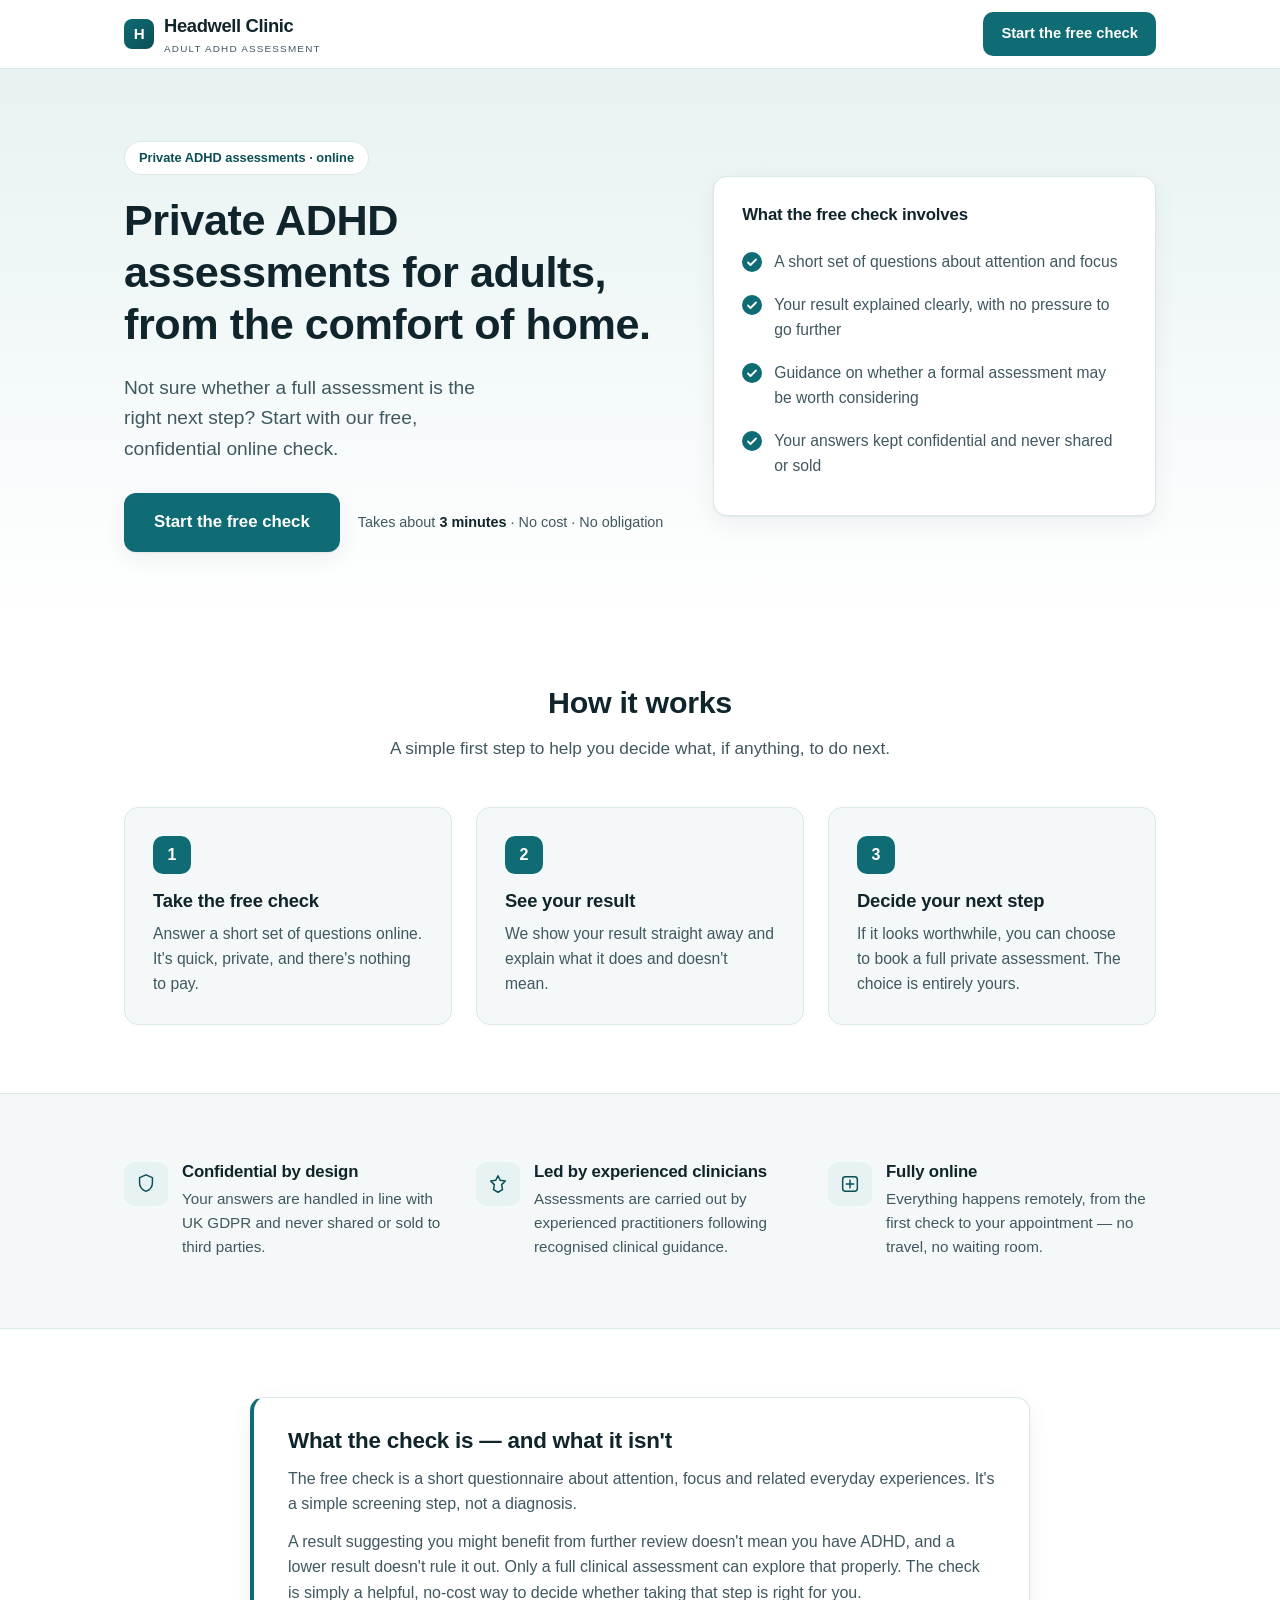
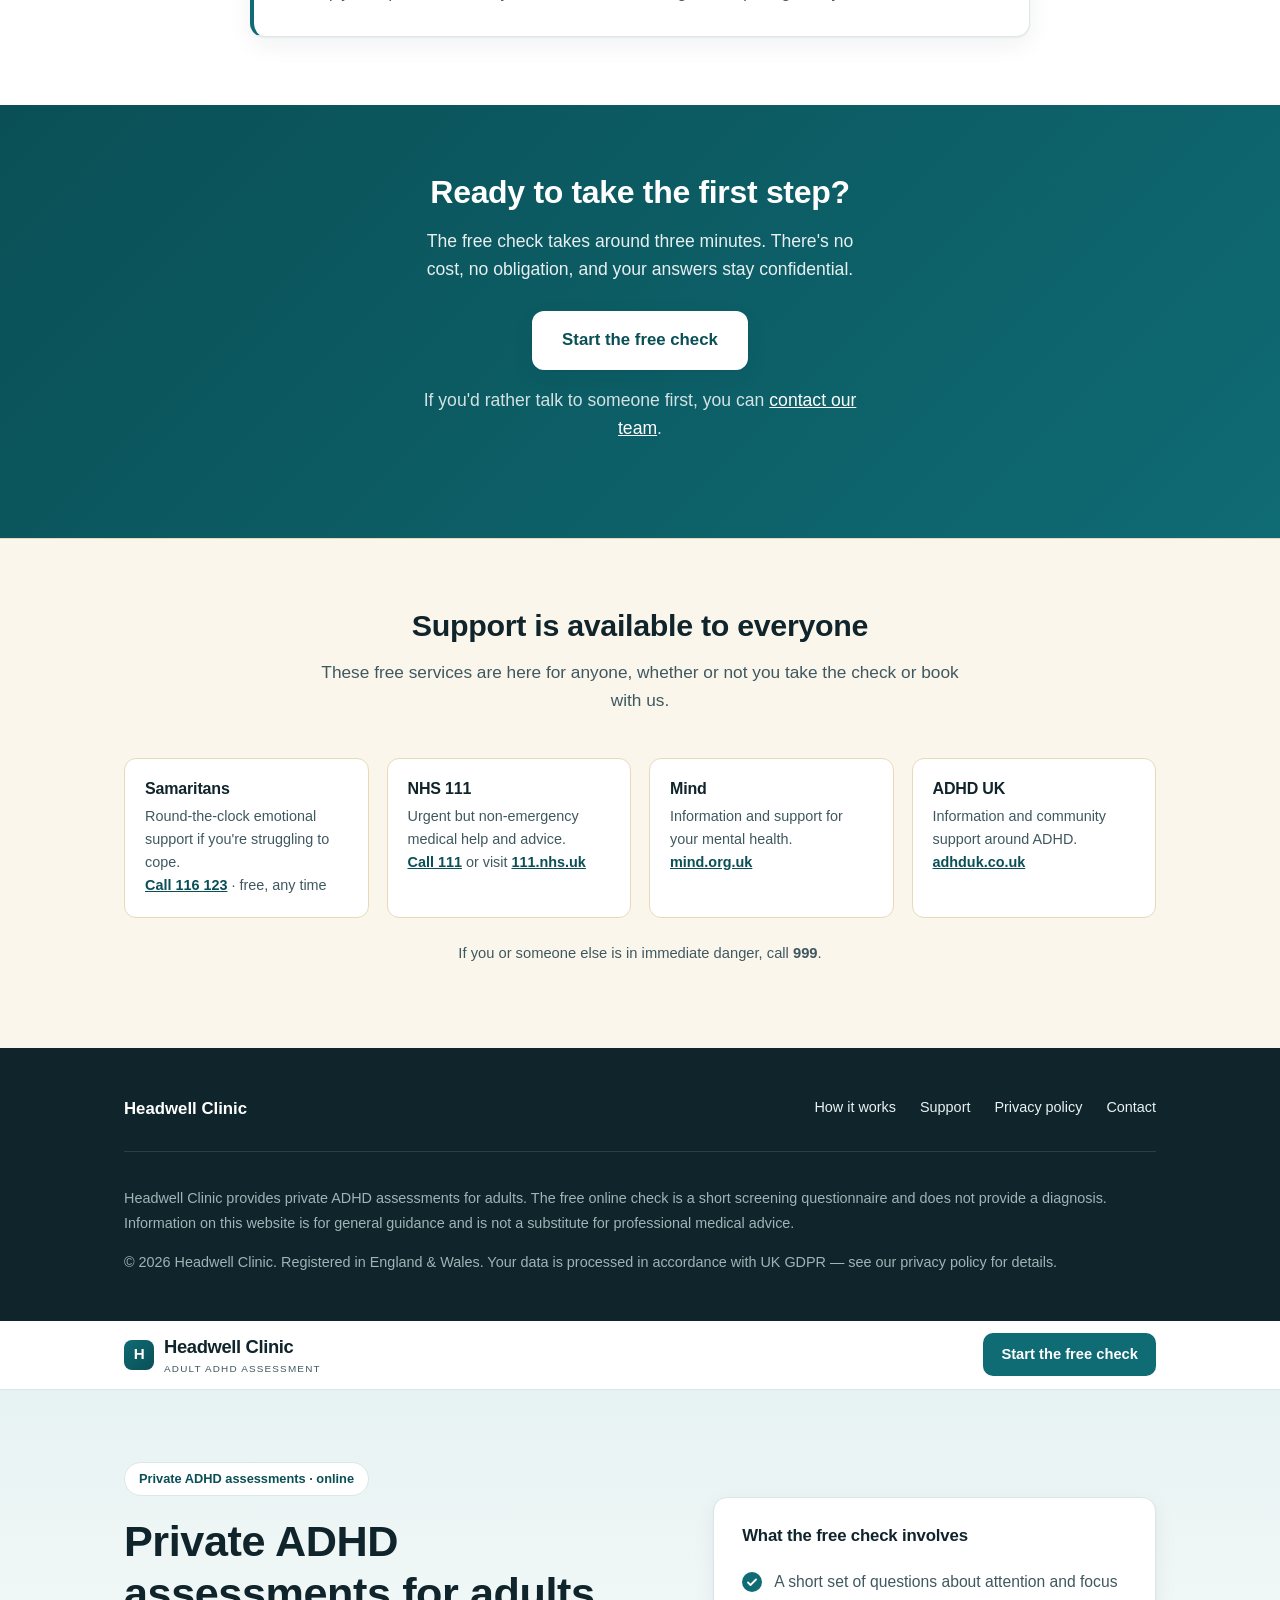
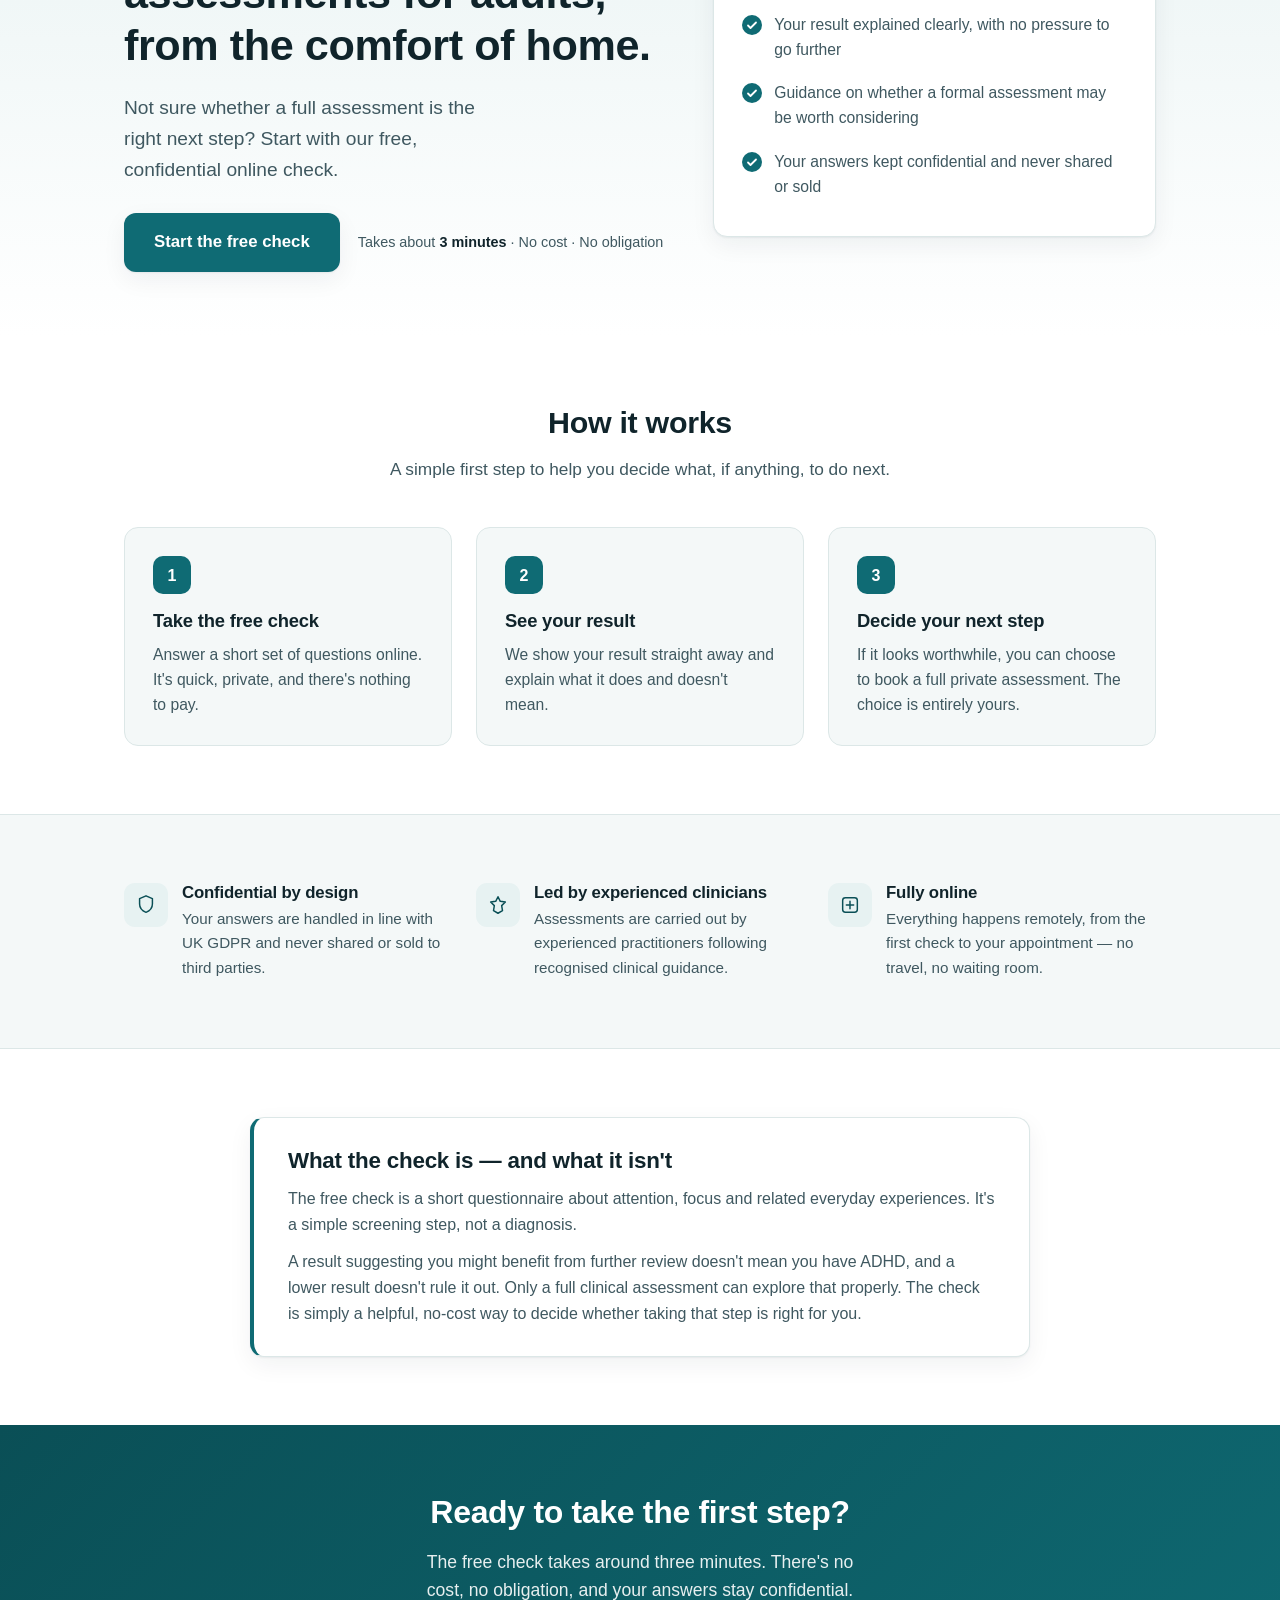
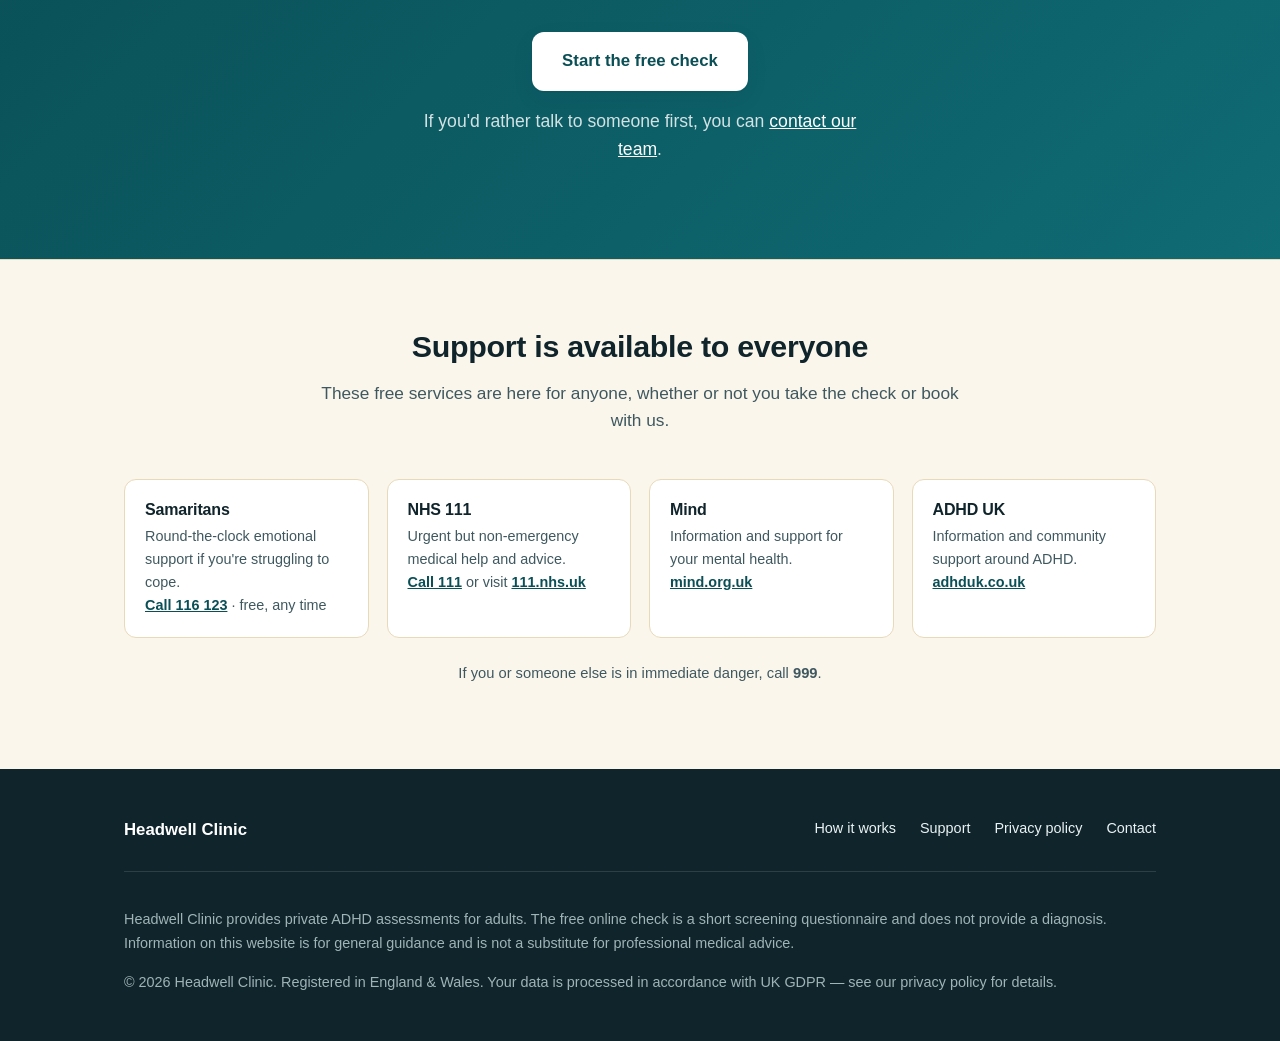
<file: index.html>
<!DOCTYPE html>
<html lang="en-GB">
<head>
<meta charset="UTF-8">
<meta name="viewport" content="width=device-width, initial-scale=1.0">
<title>Headwell Clinic — Private ADHD Assessments for Adults</title>
<meta name="description" content="Private ADHD assessments for adults, delivered online. Start with a free, confidential online self-check.">
<!--
  Headwell Clinic — landing page (v1 draft)
  Sole job: get the visitor to start the free check (ASRS screener).
  NOTE FOR BUILD: the primary CTA ("Start the free check") is a PLACEHOLDER.
  Headwell's own screening questionnaire is not yet built. The button currently
  routes to #start and does nothing further. Wire it to the questionnaire once
  it's ready.
  Compliance notes baked in: service-descriptive copy (no "Do you have ADHD?"),
  no guaranteed outcomes, no pricing/hard sell, the check labelled as a
  screening step + not a diagnosis, crisis/charity links visible and un-gated.
-->
<style>
  :root {
    --ink: #10242b;
    --ink-soft: #3f5860;
    --teal: #0f6b74;
    --teal-dark: #0a4f56;
    --teal-tint: #e7f2f2;
    --mist: #f4f8f8;
    --line: #dce7e7;
    --white: #ffffff;
    --amber-bg: #fbf6ec;
    --amber-line: #e8d9b8;
    --radius: 14px;
    --shadow: 0 1px 2px rgba(16,36,43,.06), 0 8px 24px rgba(16,36,43,.06);
    --maxw: 1080px;
  }
  * { box-sizing: border-box; }
  html { scroll-behavior: smooth; }
  body {
    margin: 0;
    font-family: -apple-system, BlinkMacSystemFont, "Segoe UI", Roboto, Helvetica, Arial, sans-serif;
    color: var(--ink);
    background: var(--white);
    line-height: 1.6;
    -webkit-font-smoothing: antialiased;
  }
  .wrap { max-width: var(--maxw); margin: 0 auto; padding: 0 24px; }
  a { color: var(--teal-dark); }
  h1, h2, h3 { line-height: 1.2; letter-spacing: -0.01em; margin: 0 0 .5em; }

  /* Header */
  header.site {
    position: sticky; top: 0; z-index: 50;
    background: rgba(255,255,255,.92);
    backdrop-filter: saturate(180%) blur(8px);
    border-bottom: 1px solid var(--line);
  }
  .site-inner { display: flex; align-items: center; justify-content: space-between; height: 68px; }
  .brand { display: flex; align-items: center; gap: 10px; text-decoration: none; color: var(--ink); font-weight: 700; font-size: 1.15rem; letter-spacing: -0.02em; }
  .brand .mark {
    width: 30px; height: 30px; border-radius: 8px;
    background: linear-gradient(135deg, var(--teal), var(--teal-dark));
    display: grid; place-items: center; color: #fff; font-weight: 800; font-size: .95rem;
  }
  .brand small { display:block; font-weight: 500; font-size: .62rem; letter-spacing: .12em; text-transform: uppercase; color: var(--ink-soft); }
  .nav-cta {
    display: inline-block; background: var(--teal); color: #fff; text-decoration: none;
    padding: 10px 18px; border-radius: 10px; font-weight: 600; font-size: .92rem;
    transition: background .15s ease;
  }
  .nav-cta:hover { background: var(--teal-dark); }
  @media (max-width: 560px) { .nav-cta { display: none; } }

  /* Hero */
  .hero { background: linear-gradient(180deg, var(--teal-tint) 0%, var(--white) 100%); padding: 72px 0 64px; }
  .hero-grid { display: grid; grid-template-columns: 1.1fr .9fr; gap: 48px; align-items: center; }
  .eyebrow { display:inline-block; background: var(--white); border: 1px solid var(--line); color: var(--teal-dark); font-weight: 600; font-size: .8rem; padding: 6px 14px; border-radius: 999px; margin-bottom: 20px; }
  .hero h1 { font-size: 2.7rem; }
  .hero p.lead { font-size: 1.2rem; color: var(--ink-soft); max-width: 34ch; margin: 0 0 28px; }
  .cta-row { display: flex; align-items: center; gap: 18px; flex-wrap: wrap; }
  .btn-primary {
    display: inline-block; background: var(--teal); color: #fff; text-decoration: none;
    padding: 16px 30px; border-radius: 12px; font-weight: 700; font-size: 1.05rem;
    box-shadow: var(--shadow); transition: transform .12s ease, background .15s ease;
  }
  .btn-primary:hover { background: var(--teal-dark); transform: translateY(-1px); }
  .cta-note { font-size: .9rem; color: var(--ink-soft); }
  .cta-note strong { color: var(--ink); font-weight: 600; }
  .hero-card {
    background: var(--white); border: 1px solid var(--line); border-radius: var(--radius);
    box-shadow: var(--shadow); padding: 28px;
  }
  .hero-card h3 { font-size: 1.05rem; margin-bottom: 14px; }
  .checklist { list-style: none; margin: 0; padding: 0; }
  .checklist li { display: flex; gap: 12px; padding: 9px 0; color: var(--ink-soft); font-size: .98rem; align-items: flex-start; }
  .checklist svg { flex: 0 0 auto; margin-top: 3px; }
  @media (max-width: 860px) {
    .hero-grid { grid-template-columns: 1fr; gap: 34px; }
    .hero h1 { font-size: 2.1rem; }
    .hero { padding: 48px 0; }
  }

  /* Section shells */
  section { padding: 68px 0; }
  .section-head { text-align: center; max-width: 640px; margin: 0 auto 44px; }
  .section-head h2 { font-size: 1.9rem; }
  .section-head p { color: var(--ink-soft); font-size: 1.08rem; margin: 0; }

  /* Steps */
  .steps { display: grid; grid-template-columns: repeat(3, 1fr); gap: 24px; }
  .step { background: var(--mist); border: 1px solid var(--line); border-radius: var(--radius); padding: 28px; }
  .step .num { width: 38px; height: 38px; border-radius: 10px; background: var(--teal); color:#fff; font-weight: 700; display: grid; place-items: center; margin-bottom: 16px; }
  .step h3 { font-size: 1.15rem; }
  .step p { color: var(--ink-soft); margin: 0; font-size: .98rem; }
  @media (max-width: 760px) { .steps { grid-template-columns: 1fr; } }

  /* Trust (light touch) */
  .trust { background: var(--mist); border-top: 1px solid var(--line); border-bottom: 1px solid var(--line); }
  .trust-grid { display: grid; grid-template-columns: repeat(3, 1fr); gap: 24px; }
  .trust-item { display: flex; gap: 14px; align-items: flex-start; }
  .trust-item .ic { flex: 0 0 auto; width: 44px; height: 44px; border-radius: 11px; background: var(--teal-tint); display: grid; place-items: center; color: var(--teal-dark); }
  .trust-item h3 { font-size: 1.05rem; margin-bottom: 4px; }
  .trust-item p { margin: 0; color: var(--ink-soft); font-size: .95rem; }
  @media (max-width: 760px) { .trust-grid { grid-template-columns: 1fr; } }

  /* Honesty / what this is */
  .note-card {
    max-width: 780px; margin: 0 auto; background: var(--white); border: 1px solid var(--line);
    border-left: 4px solid var(--teal); border-radius: var(--radius); padding: 30px 34px; box-shadow: var(--shadow);
  }
  .note-card h2 { font-size: 1.4rem; }
  .note-card p { color: var(--ink-soft); margin: 0 0 12px; }
  .note-card p:last-child { margin-bottom: 0; }

  /* Final CTA */
  .final { background: linear-gradient(135deg, var(--teal-dark), var(--teal)); color: #fff; text-align: center; }
  .final h2 { color: #fff; font-size: 2rem; }
  .final p { color: rgba(255,255,255,.9); font-size: 1.1rem; max-width: 46ch; margin: 0 auto 28px; }
  .final .btn-primary { background: #fff; color: var(--teal-dark); }
  .final .btn-primary:hover { background: #eef7f7; }
  .final .cta-note { color: rgba(255,255,255,.82); margin-top: 16px; }

  /* Support band */
  .support { background: var(--amber-bg); border-top: 1px solid var(--amber-line); }
  .support .section-head p { color: var(--ink-soft); }
  .support-grid { display: grid; grid-template-columns: repeat(4, 1fr); gap: 18px; }
  .support-card { background: var(--white); border: 1px solid var(--amber-line); border-radius: 12px; padding: 20px; }
  .support-card h3 { font-size: 1rem; margin-bottom: 6px; }
  .support-card p { margin: 0; font-size: .9rem; color: var(--ink-soft); }
  .support-card a { font-weight: 600; }
  @media (max-width: 860px) { .support-grid { grid-template-columns: 1fr 1fr; } }
  @media (max-width: 480px) { .support-grid { grid-template-columns: 1fr; } }

  /* Footer */
  footer.site { background: var(--ink); color: #c7d6d8; padding: 48px 0 32px; font-size: .9rem; }
  footer.site a { color: #eaf3f3; }
  .foot-top { display: flex; justify-content: space-between; gap: 32px; flex-wrap: wrap; margin-bottom: 28px; }
  .foot-brand { font-weight: 700; color: #fff; font-size: 1.05rem; }
  .foot-links a { display: inline-block; margin-left: 20px; text-decoration: none; }
  .foot-links a:hover { text-decoration: underline; }
  .foot-legal { border-top: 1px solid rgba(255,255,255,.12); padding-top: 20px; color: #9fb4b6; line-height: 1.7; }
  @media (max-width: 620px) { .foot-links a { margin: 0 20px 0 0; } }
</style>
</head>
<body>

<header class="site">
  <div class="wrap site-inner">
    <a class="brand" href="#top">
      <span class="mark">H</span>
      <span>Headwell Clinic<small>Adult ADHD Assessment</small></span>
    </a>
    <a class="nav-cta" href="screener.html">Start the free check</a>
  </div>
</header>

<main id="top">

  <!-- HERO -->
  <section class="hero">
    <div class="wrap hero-grid">
      <div>
        <span class="eyebrow">Private ADHD assessments · online</span>
        <h1>Private ADHD assessments for adults, from the comfort of home.</h1>
        <p class="lead">Not sure whether a full assessment is the right next step? Start with our free, confidential online check.</p>
        <div class="cta-row">
          <a class="btn-primary" href="screener.html">Start the free check</a>
          <span class="cta-note">Takes about <strong>3 minutes</strong> · No cost · No obligation</span>
        </div>
      </div>
      <aside class="hero-card" aria-label="What the free check involves">
        <h3>What the free check involves</h3>
        <ul class="checklist">
          <li>
            <svg width="20" height="20" viewBox="0 0 20 20" fill="none"><circle cx="10" cy="10" r="10" fill="#0f6b74"/><path d="M6 10.5l2.5 2.5L14 7.5" stroke="#fff" stroke-width="1.8" stroke-linecap="round" stroke-linejoin="round"/></svg>
            A short set of questions about attention and focus
          </li>
          <li>
            <svg width="20" height="20" viewBox="0 0 20 20" fill="none"><circle cx="10" cy="10" r="10" fill="#0f6b74"/><path d="M6 10.5l2.5 2.5L14 7.5" stroke="#fff" stroke-width="1.8" stroke-linecap="round" stroke-linejoin="round"/></svg>
            Your result explained clearly, with no pressure to go further
          </li>
          <li>
            <svg width="20" height="20" viewBox="0 0 20 20" fill="none"><circle cx="10" cy="10" r="10" fill="#0f6b74"/><path d="M6 10.5l2.5 2.5L14 7.5" stroke="#fff" stroke-width="1.8" stroke-linecap="round" stroke-linejoin="round"/></svg>
            Guidance on whether a formal assessment may be worth considering
          </li>
          <li>
            <svg width="20" height="20" viewBox="0 0 20 20" fill="none"><circle cx="10" cy="10" r="10" fill="#0f6b74"/><path d="M6 10.5l2.5 2.5L14 7.5" stroke="#fff" stroke-width="1.8" stroke-linecap="round" stroke-linejoin="round"/></svg>
            Your answers kept confidential and never shared or sold
          </li>
        </ul>
      </aside>
    </div>
  </section>

  <!-- HOW IT WORKS -->
  <section id="how">
    <div class="wrap">
      <div class="section-head">
        <h2>How it works</h2>
        <p>A simple first step to help you decide what, if anything, to do next.</p>
      </div>
      <div class="steps">
        <div class="step">
          <div class="num">1</div>
          <h3>Take the free check</h3>
          <p>Answer a short set of questions online. It's quick, private, and there's nothing to pay.</p>
        </div>
        <div class="step">
          <div class="num">2</div>
          <h3>See your result</h3>
          <p>We show your result straight away and explain what it does and doesn't mean.</p>
        </div>
        <div class="step">
          <div class="num">3</div>
          <h3>Decide your next step</h3>
          <p>If it looks worthwhile, you can choose to book a full private assessment. The choice is entirely yours.</p>
        </div>
      </div>
    </div>
  </section>

  <!-- TRUST (light touch) -->
  <section class="trust">
    <div class="wrap">
      <div class="trust-grid">
        <div class="trust-item">
          <span class="ic"><svg width="22" height="22" viewBox="0 0 24 24" fill="none"><path d="M12 2l7 3v6c0 4.5-3 7.5-7 9-4-1.5-7-4.5-7-9V5l7-3z" stroke="#0a4f56" stroke-width="1.6" stroke-linejoin="round"/></svg></span>
          <div><h3>Confidential by design</h3><p>Your answers are handled in line with UK GDPR and never shared or sold to third parties.</p></div>
        </div>
        <div class="trust-item">
          <span class="ic"><svg width="22" height="22" viewBox="0 0 24 24" fill="none"><path d="M12 3l2.5 5 5.5.8-4 3.9.9 5.5L12 21l-4.9-2.8.9-5.5-4-3.9L9.5 8 12 3z" stroke="#0a4f56" stroke-width="1.6" stroke-linejoin="round"/></svg></span>
          <div><h3>Led by experienced clinicians</h3><p>Assessments are carried out by experienced practitioners following recognised clinical guidance.</p></div>
        </div>
        <div class="trust-item">
          <span class="ic"><svg width="22" height="22" viewBox="0 0 24 24" fill="none"><rect x="4" y="4" width="16" height="16" rx="3" stroke="#0a4f56" stroke-width="1.6"/><path d="M8 12h8M12 8v8" stroke="#0a4f56" stroke-width="1.6" stroke-linecap="round"/></svg></span>
          <div><h3>Fully online</h3><p>Everything happens remotely, from the first check to your appointment — no travel, no waiting room.</p></div>
        </div>
      </div>
    </div>
  </section>

  <!-- HONESTY / WHAT THIS IS -->
  <section>
    <div class="wrap">
      <div class="note-card">
        <h2>What the check is — and what it isn't</h2>
        <p>The free check is a short questionnaire about attention, focus and related everyday experiences. It's a simple screening step, not a diagnosis.</p>
        <p>A result suggesting you might benefit from further review doesn't mean you have ADHD, and a lower result doesn't rule it out. Only a full clinical assessment can explore that properly. The check is simply a helpful, no-cost way to decide whether taking that step is right for you.</p>
      </div>
    </div>
  </section>

  <!-- FINAL CTA -->
  <section class="final" id="start">
    <div class="wrap">
      <h2>Ready to take the first step?</h2>
      <p>The free check takes around three minutes. There's no cost, no obligation, and your answers stay confidential.</p>
      <a class="btn-primary" href="screener.html">Start the free check</a>
      <p class="cta-note">If you'd rather talk to someone first, you can <a href="contact.html" style="color:#fff;text-decoration:underline;">contact our team</a>.</p>
    </div>
  </section>

  <!-- SUPPORT / CRISIS (un-gated, always visible) -->
  <section class="support" id="support">
    <div class="wrap">
      <div class="section-head">
        <h2>Support is available to everyone</h2>
        <p>These free services are here for anyone, whether or not you take the check or book with us.</p>
      </div>
      <div class="support-grid">
        <div class="support-card">
          <h3>Samaritans</h3>
          <p>Round-the-clock emotional support if you're struggling to cope.<br><a href="tel:116123">Call 116 123</a> · free, any time</p>
        </div>
        <div class="support-card">
          <h3>NHS 111</h3>
          <p>Urgent but non-emergency medical help and advice.<br><a href="tel:111">Call 111</a> or visit <a href="https://111.nhs.uk" target="_blank" rel="noopener">111.nhs.uk</a></p>
        </div>
        <div class="support-card">
          <h3>Mind</h3>
          <p>Information and support for your mental health.<br><a href="https://www.mind.org.uk" target="_blank" rel="noopener">mind.org.uk</a></p>
        </div>
        <div class="support-card">
          <h3>ADHD UK</h3>
          <p>Information and community support around ADHD.<br><a href="https://adhduk.co.uk" target="_blank" rel="noopener">adhduk.co.uk</a></p>
        </div>
      </div>
      <p style="text-align:center; margin-top:24px; color:var(--ink-soft); font-size:.92rem;">If you or someone else is in immediate danger, call <strong>999</strong>.</p>
    </div>
  </section>

</main>

<footer class="site" id="contact">
  <div class="wrap">
    <div class="foot-top">
      <div class="foot-brand">Headwell Clinic</div>
      <nav class="foot-links">
        <a href="#how">How it works</a>
        <a href="#support">Support</a>
        <a href="#">Privacy policy</a>
        <a href="contact.html">Contact</a>
      </nav>
    </div>
    <div class="foot-legal">
      <p>Headwell Clinic provides private ADHD assessments for adults. The free online check is a short screening questionnaire and does not provide a diagnosis. Information on this website is for general guidance and is not a substitute for professional medical advice.</p>
      <p>© 2026 Headwell Clinic. Registered in England &amp; Wales. Your data is processed in accordance with UK GDPR — see our privacy policy for details.</p>
    </div>
  </div>
</footer>

</body>
</html>
<!DOCTYPE html>
<html lang="en-GB">
<head>
<meta charset="UTF-8">
<meta name="viewport" content="width=device-width, initial-scale=1.0">
<title>Headwell Clinic — Private ADHD Assessments for Adults</title>
<meta name="description" content="Private ADHD assessments for adults, delivered online. Start with a free, confidential online self-check.">
<!--
  Headwell Clinic — landing page (v1 draft)
  Sole job: get the visitor to start the free check (ASRS screener).
  NOTE FOR BUILD: the primary CTA ("Start the free check") is a PLACEHOLDER.
  Headwell's own screening questionnaire is not yet built. The button currently
  routes to #start and does nothing further. Wire it to the questionnaire once
  it's ready.
  Compliance notes baked in: service-descriptive copy (no "Do you have ADHD?"),
  no guaranteed outcomes, no pricing/hard sell, the check labelled as a
  screening step + not a diagnosis, crisis/charity links visible and un-gated.
-->
<style>
  :root {
    --ink: #10242b;
    --ink-soft: #3f5860;
    --teal: #0f6b74;
    --teal-dark: #0a4f56;
    --teal-tint: #e7f2f2;
    --mist: #f4f8f8;
    --line: #dce7e7;
    --white: #ffffff;
    --amber-bg: #fbf6ec;
    --amber-line: #e8d9b8;
    --radius: 14px;
    --shadow: 0 1px 2px rgba(16,36,43,.06), 0 8px 24px rgba(16,36,43,.06);
    --maxw: 1080px;
  }
  * { box-sizing: border-box; }
  html { scroll-behavior: smooth; }
  body {
    margin: 0;
    font-family: -apple-system, BlinkMacSystemFont, "Segoe UI", Roboto, Helvetica, Arial, sans-serif;
    color: var(--ink);
    background: var(--white);
    line-height: 1.6;
    -webkit-font-smoothing: antialiased;
  }
  .wrap { max-width: var(--maxw); margin: 0 auto; padding: 0 24px; }
  a { color: var(--teal-dark); }
  h1, h2, h3 { line-height: 1.2; letter-spacing: -0.01em; margin: 0 0 .5em; }

  /* Header */
  header.site {
    position: sticky; top: 0; z-index: 50;
    background: rgba(255,255,255,.92);
    backdrop-filter: saturate(180%) blur(8px);
    border-bottom: 1px solid var(--line);
  }
  .site-inner { display: flex; align-items: center; justify-content: space-between; height: 68px; }
  .brand { display: flex; align-items: center; gap: 10px; text-decoration: none; color: var(--ink); font-weight: 700; font-size: 1.15rem; letter-spacing: -0.02em; }
  .brand .mark {
    width: 30px; height: 30px; border-radius: 8px;
    background: linear-gradient(135deg, var(--teal), var(--teal-dark));
    display: grid; place-items: center; color: #fff; font-weight: 800; font-size: .95rem;
  }
  .brand small { display:block; font-weight: 500; font-size: .62rem; letter-spacing: .12em; text-transform: uppercase; color: var(--ink-soft); }
  .nav-cta {
    display: inline-block; background: var(--teal); color: #fff; text-decoration: none;
    padding: 10px 18px; border-radius: 10px; font-weight: 600; font-size: .92rem;
    transition: background .15s ease;
  }
  .nav-cta:hover { background: var(--teal-dark); }
  @media (max-width: 560px) { .nav-cta { display: none; } }

  /* Hero */
  .hero { background: linear-gradient(180deg, var(--teal-tint) 0%, var(--white) 100%); padding: 72px 0 64px; }
  .hero-grid { display: grid; grid-template-columns: 1.1fr .9fr; gap: 48px; align-items: center; }
  .eyebrow { display:inline-block; background: var(--white); border: 1px solid var(--line); color: var(--teal-dark); font-weight: 600; font-size: .8rem; padding: 6px 14px; border-radius: 999px; margin-bottom: 20px; }
  .hero h1 { font-size: 2.7rem; }
  .hero p.lead { font-size: 1.2rem; color: var(--ink-soft); max-width: 34ch; margin: 0 0 28px; }
  .cta-row { display: flex; align-items: center; gap: 18px; flex-wrap: wrap; }
  .btn-primary {
    display: inline-block; background: var(--teal); color: #fff; text-decoration: none;
    padding: 16px 30px; border-radius: 12px; font-weight: 700; font-size: 1.05rem;
    box-shadow: var(--shadow); transition: transform .12s ease, background .15s ease;
  }
  .btn-primary:hover { background: var(--teal-dark); transform: translateY(-1px); }
  .cta-note { font-size: .9rem; color: var(--ink-soft); }
  .cta-note strong { color: var(--ink); font-weight: 600; }
  .hero-card {
    background: var(--white); border: 1px solid var(--line); border-radius: var(--radius);
    box-shadow: var(--shadow); padding: 28px;
  }
  .hero-card h3 { font-size: 1.05rem; margin-bottom: 14px; }
  .checklist { list-style: none; margin: 0; padding: 0; }
  .checklist li { display: flex; gap: 12px; padding: 9px 0; color: var(--ink-soft); font-size: .98rem; align-items: flex-start; }
  .checklist svg { flex: 0 0 auto; margin-top: 3px; }
  @media (max-width: 860px) {
    .hero-grid { grid-template-columns: 1fr; gap: 34px; }
    .hero h1 { font-size: 2.1rem; }
    .hero { padding: 48px 0; }
  }

  /* Section shells */
  section { padding: 68px 0; }
  .section-head { text-align: center; max-width: 640px; margin: 0 auto 44px; }
  .section-head h2 { font-size: 1.9rem; }
  .section-head p { color: var(--ink-soft); font-size: 1.08rem; margin: 0; }

  /* Steps */
  .steps { display: grid; grid-template-columns: repeat(3, 1fr); gap: 24px; }
  .step { background: var(--mist); border: 1px solid var(--line); border-radius: var(--radius); padding: 28px; }
  .step .num { width: 38px; height: 38px; border-radius: 10px; background: var(--teal); color:#fff; font-weight: 700; display: grid; place-items: center; margin-bottom: 16px; }
  .step h3 { font-size: 1.15rem; }
  .step p { color: var(--ink-soft); margin: 0; font-size: .98rem; }
  @media (max-width: 760px) { .steps { grid-template-columns: 1fr; } }

  /* Trust (light touch) */
  .trust { background: var(--mist); border-top: 1px solid var(--line); border-bottom: 1px solid var(--line); }
  .trust-grid { display: grid; grid-template-columns: repeat(3, 1fr); gap: 24px; }
  .trust-item { display: flex; gap: 14px; align-items: flex-start; }
  .trust-item .ic { flex: 0 0 auto; width: 44px; height: 44px; border-radius: 11px; background: var(--teal-tint); display: grid; place-items: center; color: var(--teal-dark); }
  .trust-item h3 { font-size: 1.05rem; margin-bottom: 4px; }
  .trust-item p { margin: 0; color: var(--ink-soft); font-size: .95rem; }
  @media (max-width: 760px) { .trust-grid { grid-template-columns: 1fr; } }

  /* Honesty / what this is */
  .note-card {
    max-width: 780px; margin: 0 auto; background: var(--white); border: 1px solid var(--line);
    border-left: 4px solid var(--teal); border-radius: var(--radius); padding: 30px 34px; box-shadow: var(--shadow);
  }
  .note-card h2 { font-size: 1.4rem; }
  .note-card p { color: var(--ink-soft); margin: 0 0 12px; }
  .note-card p:last-child { margin-bottom: 0; }

  /* Final CTA */
  .final { background: linear-gradient(135deg, var(--teal-dark), var(--teal)); color: #fff; text-align: center; }
  .final h2 { color: #fff; font-size: 2rem; }
  .final p { color: rgba(255,255,255,.9); font-size: 1.1rem; max-width: 46ch; margin: 0 auto 28px; }
  .final .btn-primary { background: #fff; color: var(--teal-dark); }
  .final .btn-primary:hover { background: #eef7f7; }
  .final .cta-note { color: rgba(255,255,255,.82); margin-top: 16px; }

  /* Support band */
  .support { background: var(--amber-bg); border-top: 1px solid var(--amber-line); }
  .support .section-head p { color: var(--ink-soft); }
  .support-grid { display: grid; grid-template-columns: repeat(4, 1fr); gap: 18px; }
  .support-card { background: var(--white); border: 1px solid var(--amber-line); border-radius: 12px; padding: 20px; }
  .support-card h3 { font-size: 1rem; margin-bottom: 6px; }
  .support-card p { margin: 0; font-size: .9rem; color: var(--ink-soft); }
  .support-card a { font-weight: 600; }
  @media (max-width: 860px) { .support-grid { grid-template-columns: 1fr 1fr; } }
  @media (max-width: 480px) { .support-grid { grid-template-columns: 1fr; } }

  /* Footer */
  footer.site { background: var(--ink); color: #c7d6d8; padding: 48px 0 32px; font-size: .9rem; }
  footer.site a { color: #eaf3f3; }
  .foot-top { display: flex; justify-content: space-between; gap: 32px; flex-wrap: wrap; margin-bottom: 28px; }
  .foot-brand { font-weight: 700; color: #fff; font-size: 1.05rem; }
  .foot-links a { display: inline-block; margin-left: 20px; text-decoration: none; }
  .foot-links a:hover { text-decoration: underline; }
  .foot-legal { border-top: 1px solid rgba(255,255,255,.12); padding-top: 20px; color: #9fb4b6; line-height: 1.7; }
  @media (max-width: 620px) { .foot-links a { margin: 0 20px 0 0; } }
</style>
</head>
<body>

<header class="site">
  <div class="wrap site-inner">
    <a class="brand" href="#top">
      <span class="mark">H</span>
      <span>Headwell Clinic<small>Adult ADHD Assessment</small></span>
    </a>
    <a class="nav-cta" href="#start">Start the free check</a>
  </div>
</header>

<main id="top">

  <!-- HERO -->
  <section class="hero">
    <div class="wrap hero-grid">
      <div>
        <span class="eyebrow">Private ADHD assessments · online</span>
        <h1>Private ADHD assessments for adults, from the comfort of home.</h1>
        <p class="lead">Not sure whether a full assessment is the right next step? Start with our free, confidential online check.</p>
        <div class="cta-row">
          <a class="btn-primary" href="#start">Start the free check</a>
          <span class="cta-note">Takes about <strong>3 minutes</strong> · No cost · No obligation</span>
        </div>
      </div>
      <aside class="hero-card" aria-label="What the free check involves">
        <h3>What the free check involves</h3>
        <ul class="checklist">
          <li>
            <svg width="20" height="20" viewBox="0 0 20 20" fill="none"><circle cx="10" cy="10" r="10" fill="#0f6b74"/><path d="M6 10.5l2.5 2.5L14 7.5" stroke="#fff" stroke-width="1.8" stroke-linecap="round" stroke-linejoin="round"/></svg>
            A short set of questions about attention and focus
          </li>
          <li>
            <svg width="20" height="20" viewBox="0 0 20 20" fill="none"><circle cx="10" cy="10" r="10" fill="#0f6b74"/><path d="M6 10.5l2.5 2.5L14 7.5" stroke="#fff" stroke-width="1.8" stroke-linecap="round" stroke-linejoin="round"/></svg>
            Your result explained clearly, with no pressure to go further
          </li>
          <li>
            <svg width="20" height="20" viewBox="0 0 20 20" fill="none"><circle cx="10" cy="10" r="10" fill="#0f6b74"/><path d="M6 10.5l2.5 2.5L14 7.5" stroke="#fff" stroke-width="1.8" stroke-linecap="round" stroke-linejoin="round"/></svg>
            Guidance on whether a formal assessment may be worth considering
          </li>
          <li>
            <svg width="20" height="20" viewBox="0 0 20 20" fill="none"><circle cx="10" cy="10" r="10" fill="#0f6b74"/><path d="M6 10.5l2.5 2.5L14 7.5" stroke="#fff" stroke-width="1.8" stroke-linecap="round" stroke-linejoin="round"/></svg>
            Your answers kept confidential and never shared or sold
          </li>
        </ul>
      </aside>
    </div>
  </section>

  <!-- HOW IT WORKS -->
  <section id="how">
    <div class="wrap">
      <div class="section-head">
        <h2>How it works</h2>
        <p>A simple first step to help you decide what, if anything, to do next.</p>
      </div>
      <div class="steps">
        <div class="step">
          <div class="num">1</div>
          <h3>Take the free check</h3>
          <p>Answer a short set of questions online. It's quick, private, and there's nothing to pay.</p>
        </div>
        <div class="step">
          <div class="num">2</div>
          <h3>See your result</h3>
          <p>We show your result straight away and explain what it does and doesn't mean.</p>
        </div>
        <div class="step">
          <div class="num">3</div>
          <h3>Decide your next step</h3>
          <p>If it looks worthwhile, you can choose to book a full private assessment. The choice is entirely yours.</p>
        </div>
      </div>
    </div>
  </section>

  <!-- TRUST (light touch) -->
  <section class="trust">
    <div class="wrap">
      <div class="trust-grid">
        <div class="trust-item">
          <span class="ic"><svg width="22" height="22" viewBox="0 0 24 24" fill="none"><path d="M12 2l7 3v6c0 4.5-3 7.5-7 9-4-1.5-7-4.5-7-9V5l7-3z" stroke="#0a4f56" stroke-width="1.6" stroke-linejoin="round"/></svg></span>
          <div><h3>Confidential by design</h3><p>Your answers are handled in line with UK GDPR and never shared or sold to third parties.</p></div>
        </div>
        <div class="trust-item">
          <span class="ic"><svg width="22" height="22" viewBox="0 0 24 24" fill="none"><path d="M12 3l2.5 5 5.5.8-4 3.9.9 5.5L12 21l-4.9-2.8.9-5.5-4-3.9L9.5 8 12 3z" stroke="#0a4f56" stroke-width="1.6" stroke-linejoin="round"/></svg></span>
          <div><h3>Led by experienced clinicians</h3><p>Assessments are carried out by experienced practitioners following recognised clinical guidance.</p></div>
        </div>
        <div class="trust-item">
          <span class="ic"><svg width="22" height="22" viewBox="0 0 24 24" fill="none"><rect x="4" y="4" width="16" height="16" rx="3" stroke="#0a4f56" stroke-width="1.6"/><path d="M8 12h8M12 8v8" stroke="#0a4f56" stroke-width="1.6" stroke-linecap="round"/></svg></span>
          <div><h3>Fully online</h3><p>Everything happens remotely, from the first check to your appointment — no travel, no waiting room.</p></div>
        </div>
      </div>
    </div>
  </section>

  <!-- HONESTY / WHAT THIS IS -->
  <section>
    <div class="wrap">
      <div class="note-card">
        <h2>What the check is — and what it isn't</h2>
        <p>The free check is a short questionnaire about attention, focus and related everyday experiences. It's a simple screening step, not a diagnosis.</p>
        <p>A result suggesting you might benefit from further review doesn't mean you have ADHD, and a lower result doesn't rule it out. Only a full clinical assessment can explore that properly. The check is simply a helpful, no-cost way to decide whether taking that step is right for you.</p>
      </div>
    </div>
  </section>

  <!-- FINAL CTA -->
  <section class="final" id="start">
    <div class="wrap">
      <h2>Ready to take the first step?</h2>
      <p>The free check takes around three minutes. There's no cost, no obligation, and your answers stay confidential.</p>
      <a class="btn-primary" href="#start">Start the free check</a>
      <p class="cta-note">If you'd rather talk to someone first, you can <a href="#contact" style="color:#fff;text-decoration:underline;">contact our team</a>.</p>
    </div>
  </section>

  <!-- SUPPORT / CRISIS (un-gated, always visible) -->
  <section class="support" id="support">
    <div class="wrap">
      <div class="section-head">
        <h2>Support is available to everyone</h2>
        <p>These free services are here for anyone, whether or not you take the check or book with us.</p>
      </div>
      <div class="support-grid">
        <div class="support-card">
          <h3>Samaritans</h3>
          <p>Round-the-clock emotional support if you're struggling to cope.<br><a href="tel:116123">Call 116 123</a> · free, any time</p>
        </div>
        <div class="support-card">
          <h3>NHS 111</h3>
          <p>Urgent but non-emergency medical help and advice.<br><a href="tel:111">Call 111</a> or visit <a href="https://111.nhs.uk" target="_blank" rel="noopener">111.nhs.uk</a></p>
        </div>
        <div class="support-card">
          <h3>Mind</h3>
          <p>Information and support for your mental health.<br><a href="https://www.mind.org.uk" target="_blank" rel="noopener">mind.org.uk</a></p>
        </div>
        <div class="support-card">
          <h3>ADHD UK</h3>
          <p>Information and community support around ADHD.<br><a href="https://adhduk.co.uk" target="_blank" rel="noopener">adhduk.co.uk</a></p>
        </div>
      </div>
      <p style="text-align:center; margin-top:24px; color:var(--ink-soft); font-size:.92rem;">If you or someone else is in immediate danger, call <strong>999</strong>.</p>
    </div>
  </section>

</main>

<footer class="site" id="contact">
  <div class="wrap">
    <div class="foot-top">
      <div class="foot-brand">Headwell Clinic</div>
      <nav class="foot-links">
        <a href="#how">How it works</a>
        <a href="#support">Support</a>
        <a href="#">Privacy policy</a>
        <a href="#">Contact</a>
      </nav>
    </div>
    <div class="foot-legal">
      <p>Headwell Clinic provides private ADHD assessments for adults. The free online check is a short screening questionnaire and does not provide a diagnosis. Information on this website is for general guidance and is not a substitute for professional medical advice.</p>
      <p>© 2026 Headwell Clinic. Registered in England &amp; Wales. Your data is processed in accordance with UK GDPR — see our privacy policy for details.</p>
    </div>
  </div>
</footer>

</body>
</html>
</file>
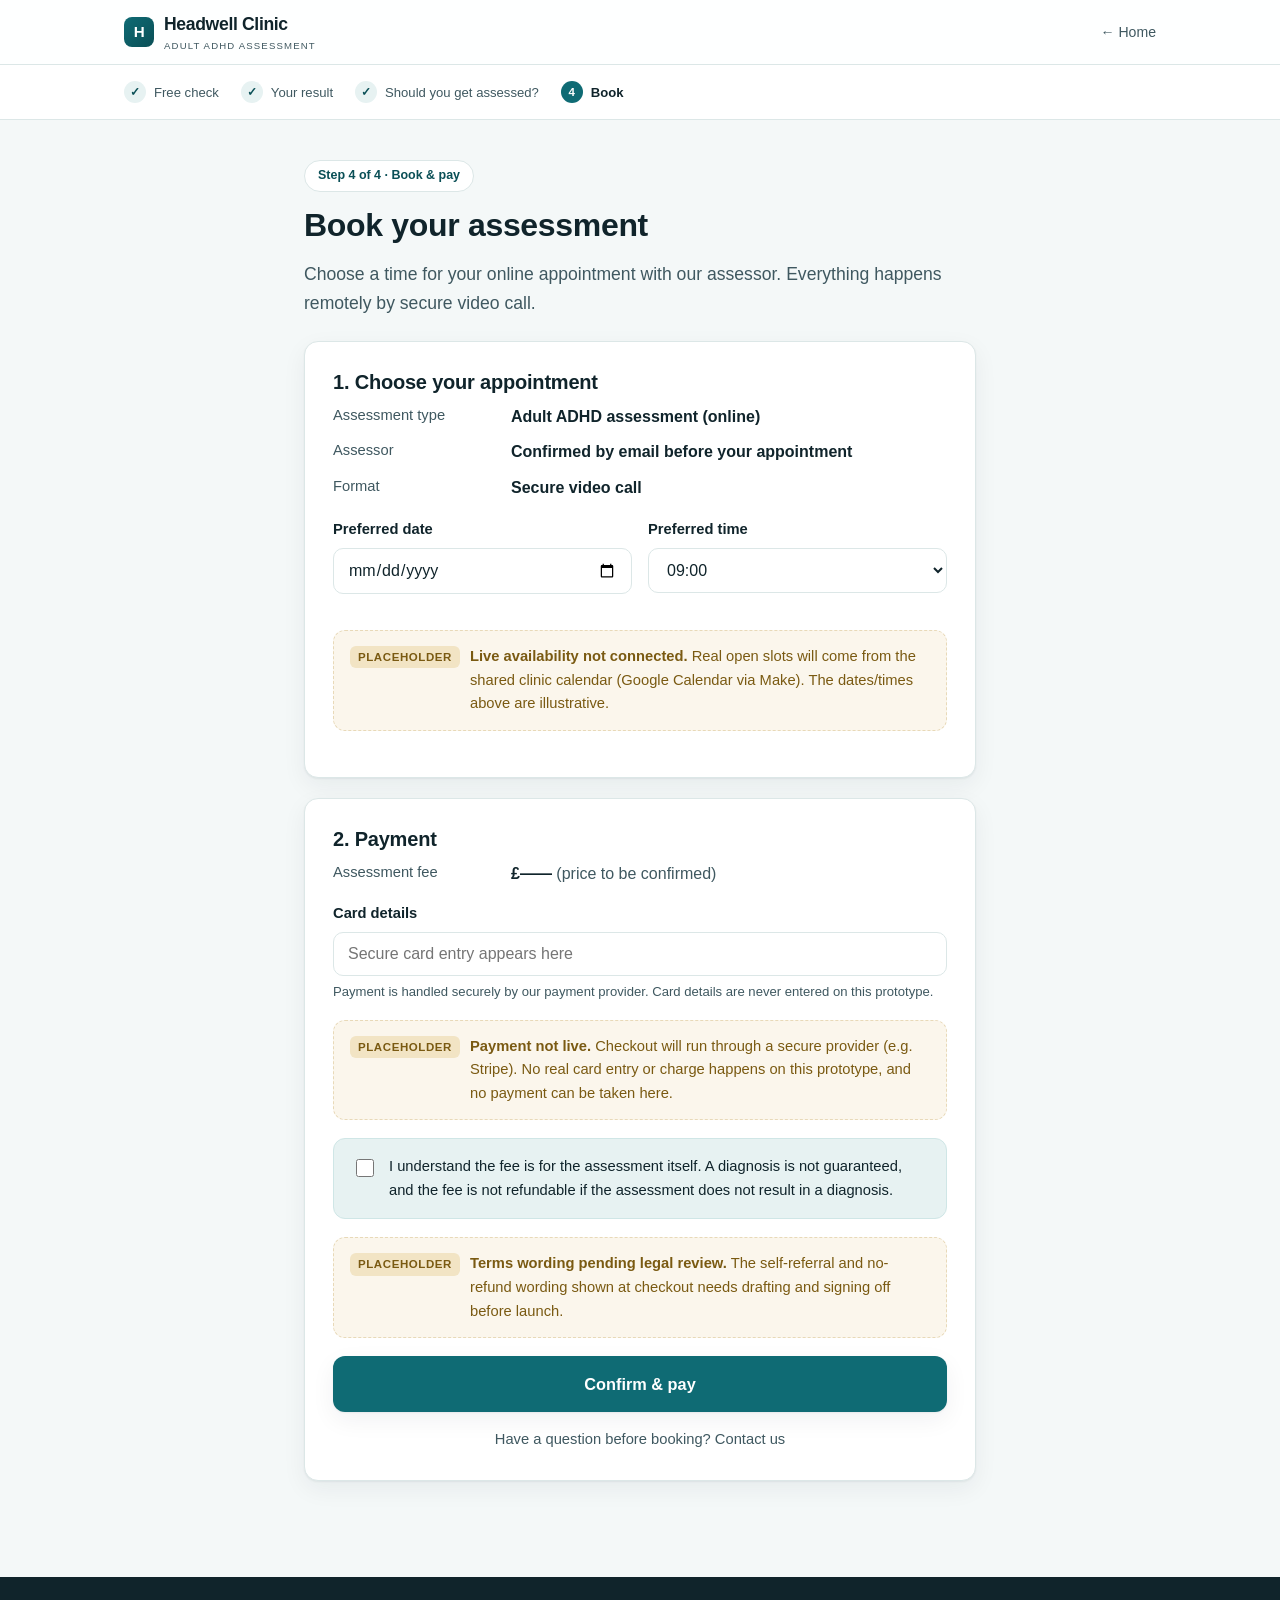
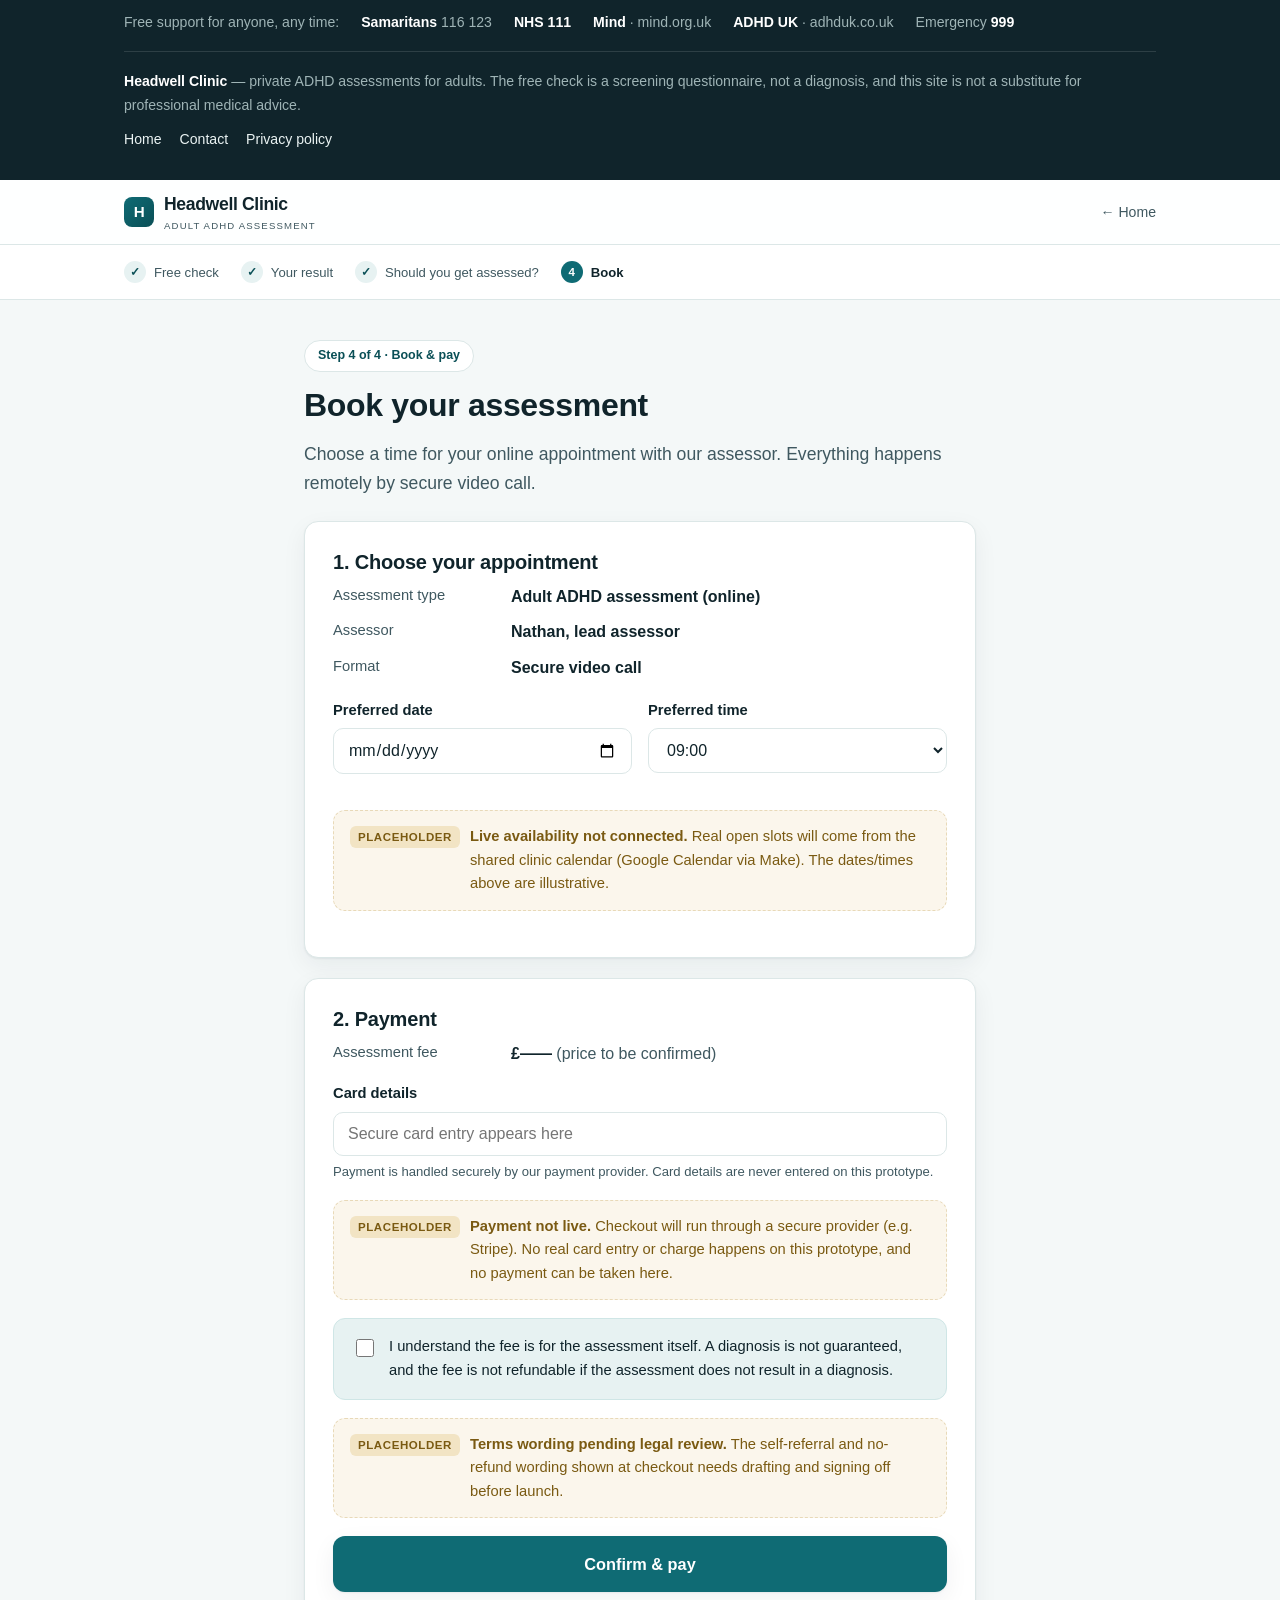
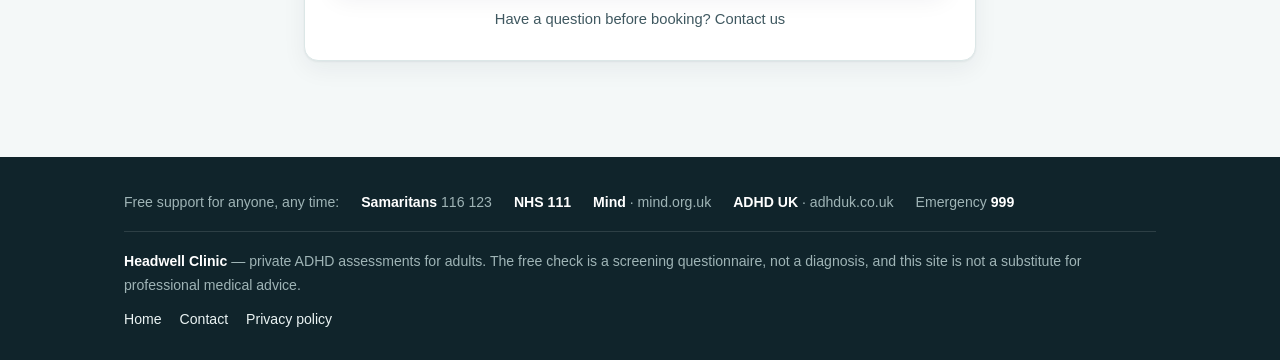
<file: booking.html>
<!DOCTYPE html>
<html lang="en-GB">
<head>
<meta charset="UTF-8">
<meta name="viewport" content="width=device-width, initial-scale=1.0">
<title>Book your assessment — Headwell Clinic</title>
<meta name="description" content="Book and pay for your private ADHD assessment with Headwell Clinic.">
<link rel="stylesheet" href="styles.css">
</head>
<body>

<header class="site">
  <div class="wrap site-inner">
    <a class="brand" href="index.html"><span class="mark">H</span><span>Headwell Clinic<small>Adult ADHD Assessment</small></span></a>
    <a class="brand-link" href="index.html">← Home</a>
  </div>
</header>

<nav class="progress" aria-label="Progress">
  <ol>
    <li class="done"><span class="dot">✓</span> Free check</li>
    <li class="done"><span class="dot">✓</span> Your result</li>
    <li class="done"><span class="dot">✓</span> Should you get assessed?</li>
    <li class="active"><span class="dot">4</span> Book</li>
  </ol>
</nav>

<main>
  <div class="read">
    <div class="page-head">
      <span class="eyebrow">Step 4 of 4 · Book &amp; pay</span>
      <h1>Book your assessment</h1>
      <p class="sub">Choose a time for your online appointment with our assessor. Everything happens remotely by secure video call.</p>
    </div>

    <div class="card">
      <h2>1. Choose your appointment</h2>
      <dl class="kv">
        <dt>Assessment type</dt><dd>Adult ADHD assessment (online)</dd>
        <dt>Assessor</dt><dd>Confirmed by email before your appointment</dd>
        <dt>Format</dt><dd>Secure video call</dd>
      </dl>
      <div class="field-row" style="margin-top:18px;">
        <div class="field">
          <label for="date">Preferred date</label>
          <input id="date" type="date">
        </div>
        <div class="field">
          <label for="time">Preferred time</label>
          <select id="time">
            <option>09:00</option><option>10:30</option><option>13:00</option>
            <option>15:00</option><option>17:30</option>
          </select>
        </div>
      </div>
      <div class="placeholder">
        <span class="tag">Placeholder</span>
        <div><strong>Live availability not connected.</strong> Real open slots will come from the shared clinic calendar (Google Calendar via Make). The dates/times above are illustrative.</div>
      </div>
    </div>

    <div class="card">
      <h2>2. Payment</h2>
      <dl class="kv">
        <dt>Assessment fee</dt><dd>£—— <span style="color:var(--ink-soft); font-weight:400;">(price to be confirmed)</span></dd>
      </dl>
      <div class="field" style="margin-top:16px;">
        <label for="card">Card details</label>
        <input id="card" type="text" placeholder="Secure card entry appears here" disabled>
        <div class="hint">Payment is handled securely by our payment provider. Card details are never entered on this prototype.</div>
      </div>
      <div class="placeholder">
        <span class="tag">Placeholder</span>
        <div><strong>Payment not live.</strong> Checkout will run through a secure provider (e.g. Stripe). No real card entry or charge happens on this prototype, and no payment can be taken here.</div>
      </div>

      <div class="consent">
        <label>
          <input type="checkbox">
          <span>I understand the fee is for the assessment itself. A diagnosis is not guaranteed, and the fee is not refundable if the assessment does not result in a diagnosis.</span>
        </label>
      </div>
      <div class="placeholder">
        <span class="tag">Placeholder</span>
        <div><strong>Terms wording pending legal review.</strong> The self-referral and no-refund wording shown at checkout needs drafting and signing off before launch.</div>
      </div>

      <div class="btn-row">
        <a class="btn-primary btn-full" href="confirmation.html">Confirm &amp; pay</a>
      </div>
      <p style="text-align:center; margin:14px 0 0;"><a class="muted-link" href="contact.html">Have a question before booking? Contact us</a></p>
    </div>
  </div>
</main>

<footer class="site">
  <div class="wrap">
    <div class="support-strip">
      <span>Free support for anyone, any time:</span>
      <span><strong>Samaritans</strong> 116 123</span>
      <span><strong>NHS 111</strong></span>
      <span><strong>Mind</strong> · mind.org.uk</span>
      <span><strong>ADHD UK</strong> · adhduk.co.uk</span>
      <span>Emergency <strong>999</strong></span>
    </div>
    <div class="foot-legal">
      <span class="foot-brand">Headwell Clinic</span> — private ADHD assessments for adults. The free check is a screening questionnaire, not a diagnosis, and this site is not a substitute for professional medical advice.
      <div class="foot-links"><a href="index.html">Home</a><a href="contact.html">Contact</a><a href="#">Privacy policy</a></div>
    </div>
  </div>
</footer>

</body>
</html>
<!DOCTYPE html>
<html lang="en-GB">
<head>
<meta charset="UTF-8">
<meta name="viewport" content="width=device-width, initial-scale=1.0">
<title>Book your assessment — Headwell Clinic</title>
<meta name="description" content="Book and pay for your private ADHD assessment with Headwell Clinic.">
<link rel="stylesheet" href="styles.css">
</head>
<body>

<header class="site">
  <div class="wrap site-inner">
    <a class="brand" href="index.html"><span class="mark">H</span><span>Headwell Clinic<small>Adult ADHD Assessment</small></span></a>
    <a class="brand-link" href="index.html">← Home</a>
  </div>
</header>

<nav class="progress" aria-label="Progress">
  <ol>
    <li class="done"><span class="dot">✓</span> Free check</li>
    <li class="done"><span class="dot">✓</span> Your result</li>
    <li class="done"><span class="dot">✓</span> Should you get assessed?</li>
    <li class="active"><span class="dot">4</span> Book</li>
  </ol>
</nav>

<main>
  <div class="read">
    <div class="page-head">
      <span class="eyebrow">Step 4 of 4 · Book &amp; pay</span>
      <h1>Book your assessment</h1>
      <p class="sub">Choose a time for your online appointment with our assessor. Everything happens remotely by secure video call.</p>
    </div>

    <div class="card">
      <h2>1. Choose your appointment</h2>
      <dl class="kv">
        <dt>Assessment type</dt><dd>Adult ADHD assessment (online)</dd>
        <dt>Assessor</dt><dd>Nathan, lead assessor</dd>
        <dt>Format</dt><dd>Secure video call</dd>
      </dl>
      <div class="field-row" style="margin-top:18px;">
        <div class="field">
          <label for="date">Preferred date</label>
          <input id="date" type="date">
        </div>
        <div class="field">
          <label for="time">Preferred time</label>
          <select id="time">
            <option>09:00</option><option>10:30</option><option>13:00</option>
            <option>15:00</option><option>17:30</option>
          </select>
        </div>
      </div>
      <div class="placeholder">
        <span class="tag">Placeholder</span>
        <div><strong>Live availability not connected.</strong> Real open slots will come from the shared clinic calendar (Google Calendar via Make). The dates/times above are illustrative.</div>
      </div>
    </div>

    <div class="card">
      <h2>2. Payment</h2>
      <dl class="kv">
        <dt>Assessment fee</dt><dd>£—— <span style="color:var(--ink-soft); font-weight:400;">(price to be confirmed)</span></dd>
      </dl>
      <div class="field" style="margin-top:16px;">
        <label for="card">Card details</label>
        <input id="card" type="text" placeholder="Secure card entry appears here" disabled>
        <div class="hint">Payment is handled securely by our payment provider. Card details are never entered on this prototype.</div>
      </div>
      <div class="placeholder">
        <span class="tag">Placeholder</span>
        <div><strong>Payment not live.</strong> Checkout will run through a secure provider (e.g. Stripe). No real card entry or charge happens on this prototype, and no payment can be taken here.</div>
      </div>

      <div class="consent">
        <label>
          <input type="checkbox">
          <span>I understand the fee is for the assessment itself. A diagnosis is not guaranteed, and the fee is not refundable if the assessment does not result in a diagnosis.</span>
        </label>
      </div>
      <div class="placeholder">
        <span class="tag">Placeholder</span>
        <div><strong>Terms wording pending legal review.</strong> The self-referral and no-refund wording shown at checkout needs drafting and signing off before launch.</div>
      </div>

      <div class="btn-row">
        <a class="btn-primary btn-full" href="confirmation.html">Confirm &amp; pay</a>
      </div>
      <p style="text-align:center; margin:14px 0 0;"><a class="muted-link" href="contact.html">Have a question before booking? Contact us</a></p>
    </div>
  </div>
</main>

<footer class="site">
  <div class="wrap">
    <div class="support-strip">
      <span>Free support for anyone, any time:</span>
      <span><strong>Samaritans</strong> 116 123</span>
      <span><strong>NHS 111</strong></span>
      <span><strong>Mind</strong> · mind.org.uk</span>
      <span><strong>ADHD UK</strong> · adhduk.co.uk</span>
      <span>Emergency <strong>999</strong></span>
    </div>
    <div class="foot-legal">
      <span class="foot-brand">Headwell Clinic</span> — private ADHD assessments for adults. The free check is a screening questionnaire, not a diagnosis, and this site is not a substitute for professional medical advice.
      <div class="foot-links"><a href="index.html">Home</a><a href="contact.html">Contact</a><a href="#">Privacy policy</a></div>
    </div>
  </div>
</footer>

</body>
</html>
</file>
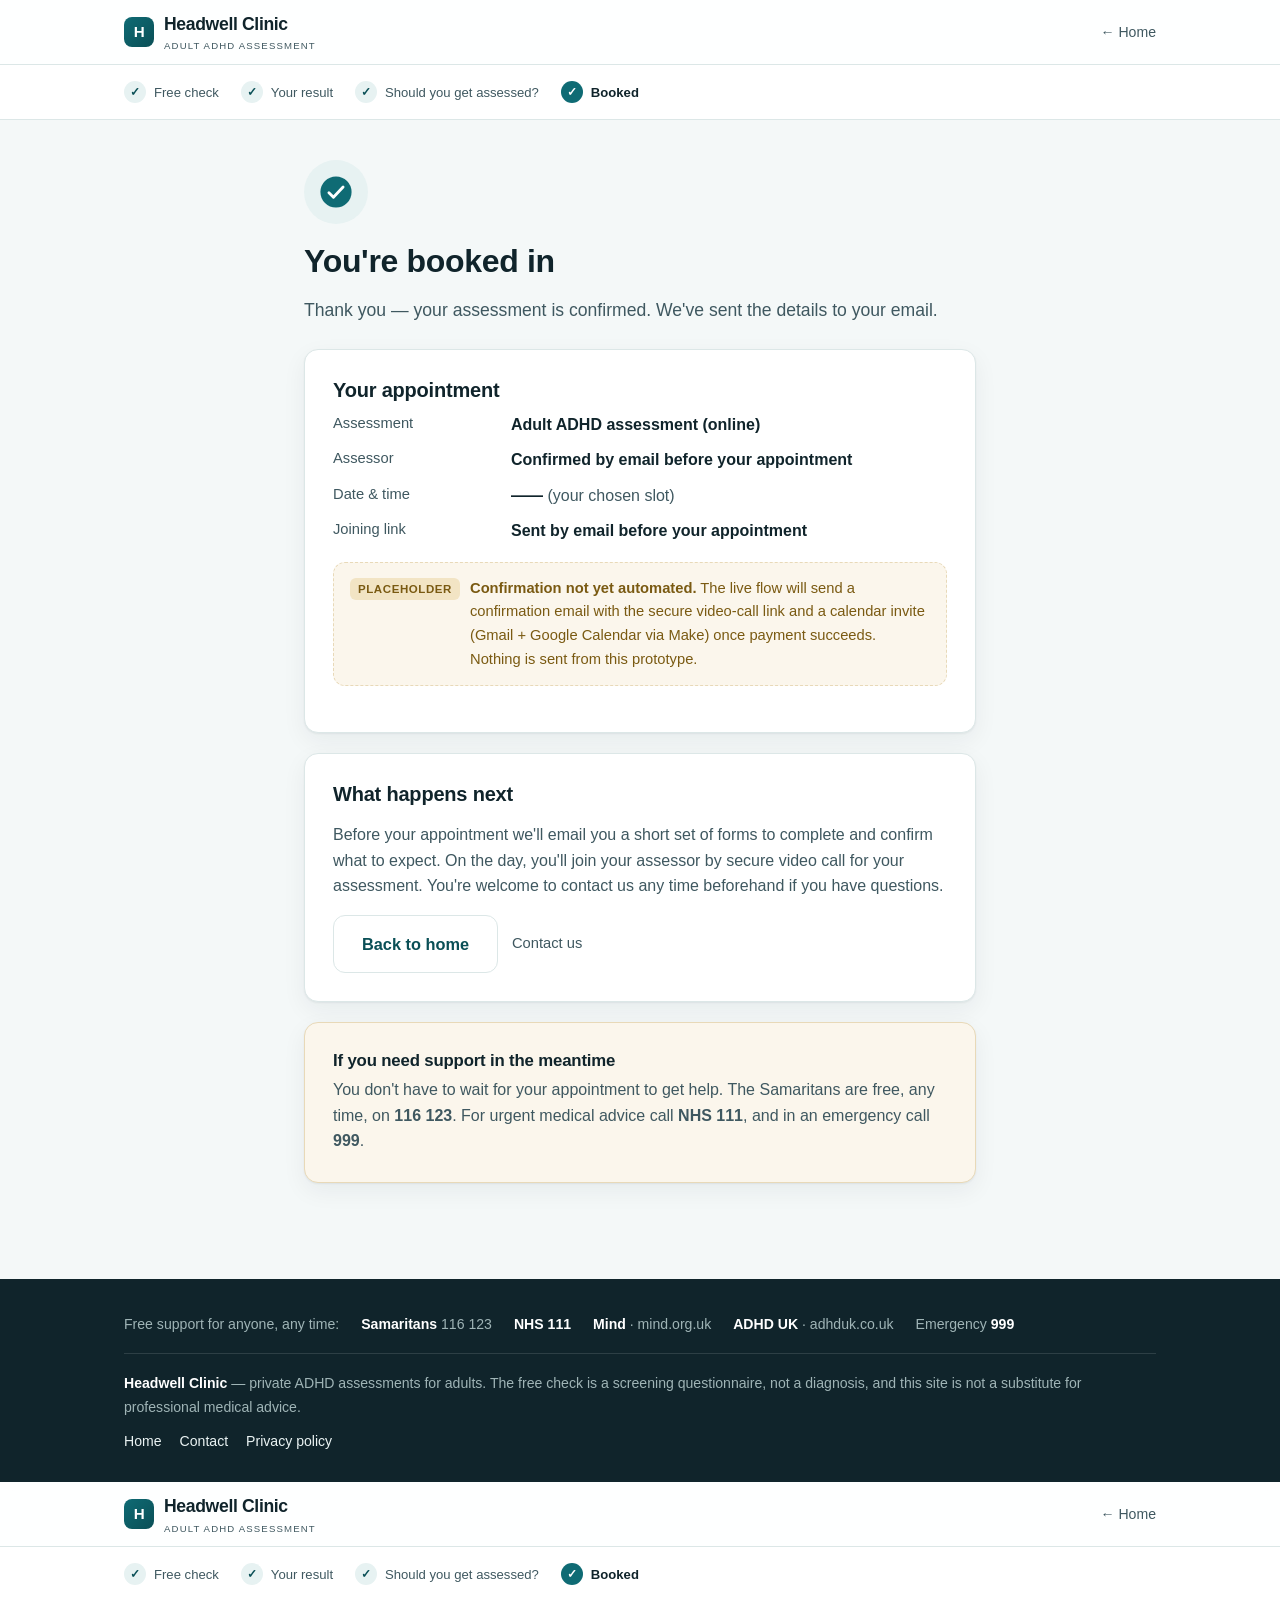
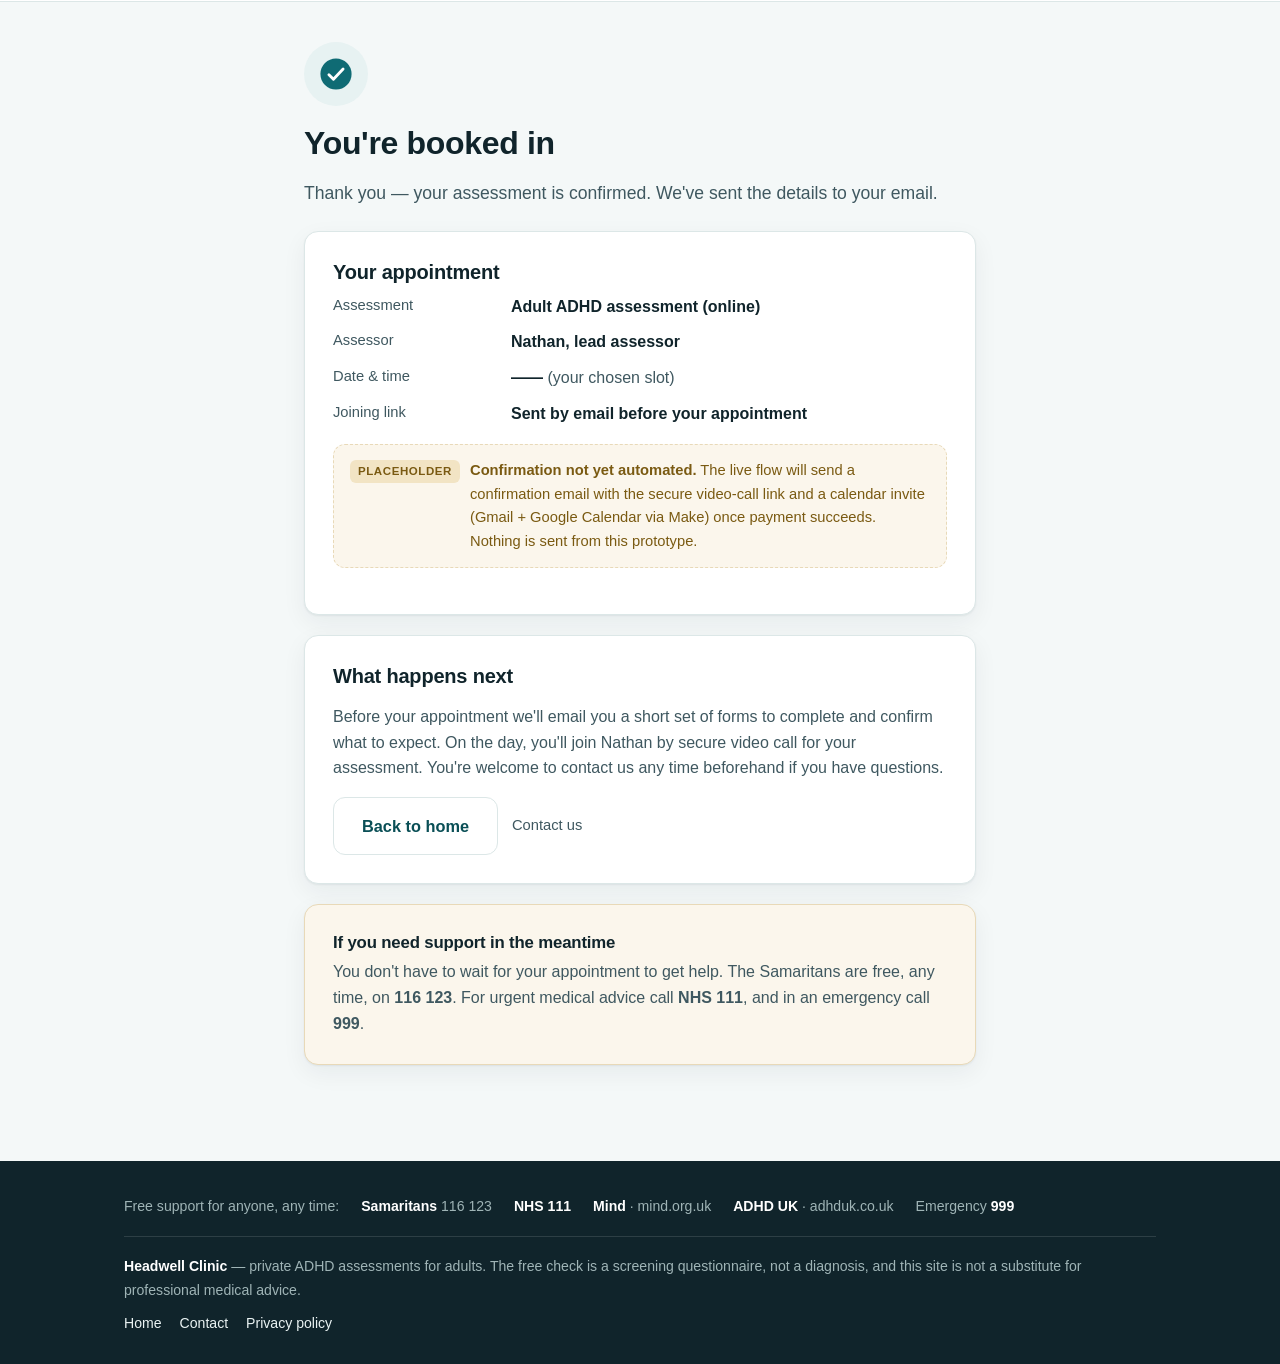
<file: confirmation.html>
<!DOCTYPE html>
<html lang="en-GB">
<head>
<meta charset="UTF-8">
<meta name="viewport" content="width=device-width, initial-scale=1.0">
<title>Booking confirmed — Headwell Clinic</title>
<meta name="description" content="Your Headwell Clinic assessment booking is confirmed.">
<link rel="stylesheet" href="styles.css">
</head>
<body>

<header class="site">
  <div class="wrap site-inner">
    <a class="brand" href="index.html"><span class="mark">H</span><span>Headwell Clinic<small>Adult ADHD Assessment</small></span></a>
    <a class="brand-link" href="index.html">← Home</a>
  </div>
</header>

<nav class="progress" aria-label="Progress">
  <ol>
    <li class="done"><span class="dot">✓</span> Free check</li>
    <li class="done"><span class="dot">✓</span> Your result</li>
    <li class="done"><span class="dot">✓</span> Should you get assessed?</li>
    <li class="done active"><span class="dot">✓</span> Booked</li>
  </ol>
</nav>

<main>
  <div class="read">
    <div class="tick">
      <svg width="34" height="34" viewBox="0 0 24 24" fill="none"><circle cx="12" cy="12" r="11" fill="#0f6b74"/><path d="M7 12.5l3.2 3.2L17 8.5" stroke="#fff" stroke-width="2" stroke-linecap="round" stroke-linejoin="round"/></svg>
    </div>
    <div class="page-head">
      <h1>You're booked in</h1>
      <p class="sub">Thank you — your assessment is confirmed. We've sent the details to your email.</p>
    </div>

    <div class="card">
      <h2>Your appointment</h2>
      <dl class="kv">
        <dt>Assessment</dt><dd>Adult ADHD assessment (online)</dd>
        <dt>Assessor</dt><dd>Confirmed by email before your appointment</dd>
        <dt>Date &amp; time</dt><dd>—— <span style="color:var(--ink-soft); font-weight:400;">(your chosen slot)</span></dd>
        <dt>Joining link</dt><dd>Sent by email before your appointment</dd>
      </dl>
      <div class="placeholder">
        <span class="tag">Placeholder</span>
        <div><strong>Confirmation not yet automated.</strong> The live flow will send a confirmation email with the secure video-call link and a calendar invite (Gmail + Google Calendar via Make) once payment succeeds. Nothing is sent from this prototype.</div>
      </div>
    </div>

    <div class="card">
      <h2>What happens next</h2>
      <p>Before your appointment we'll email you a short set of forms to complete and confirm what to expect. On the day, you'll join your assessor by secure video call for your assessment. You're welcome to contact us any time beforehand if you have questions.</p>
      <div class="btn-row">
        <a class="btn-secondary" href="index.html">Back to home</a>
        <a class="muted-link" href="contact.html">Contact us</a>
      </div>
    </div>

    <div class="card" style="background:var(--amber-bg); border-color:var(--amber-line);">
      <h3 style="margin-bottom:6px;">If you need support in the meantime</h3>
      <p class="tight">You don't have to wait for your appointment to get help. The Samaritans are free, any time, on <strong>116 123</strong>. For urgent medical advice call <strong>NHS 111</strong>, and in an emergency call <strong>999</strong>.</p>
    </div>
  </div>
</main>

<footer class="site">
  <div class="wrap">
    <div class="support-strip">
      <span>Free support for anyone, any time:</span>
      <span><strong>Samaritans</strong> 116 123</span>
      <span><strong>NHS 111</strong></span>
      <span><strong>Mind</strong> · mind.org.uk</span>
      <span><strong>ADHD UK</strong> · adhduk.co.uk</span>
      <span>Emergency <strong>999</strong></span>
    </div>
    <div class="foot-legal">
      <span class="foot-brand">Headwell Clinic</span> — private ADHD assessments for adults. The free check is a screening questionnaire, not a diagnosis, and this site is not a substitute for professional medical advice.
      <div class="foot-links"><a href="index.html">Home</a><a href="contact.html">Contact</a><a href="#">Privacy policy</a></div>
    </div>
  </div>
</footer>

</body>
</html>
<!DOCTYPE html>
<html lang="en-GB">
<head>
<meta charset="UTF-8">
<meta name="viewport" content="width=device-width, initial-scale=1.0">
<title>Booking confirmed — Headwell Clinic</title>
<meta name="description" content="Your Headwell Clinic assessment booking is confirmed.">
<link rel="stylesheet" href="styles.css">
</head>
<body>

<header class="site">
  <div class="wrap site-inner">
    <a class="brand" href="index.html"><span class="mark">H</span><span>Headwell Clinic<small>Adult ADHD Assessment</small></span></a>
    <a class="brand-link" href="index.html">← Home</a>
  </div>
</header>

<nav class="progress" aria-label="Progress">
  <ol>
    <li class="done"><span class="dot">✓</span> Free check</li>
    <li class="done"><span class="dot">✓</span> Your result</li>
    <li class="done"><span class="dot">✓</span> Should you get assessed?</li>
    <li class="done active"><span class="dot">✓</span> Booked</li>
  </ol>
</nav>

<main>
  <div class="read">
    <div class="tick">
      <svg width="34" height="34" viewBox="0 0 24 24" fill="none"><circle cx="12" cy="12" r="11" fill="#0f6b74"/><path d="M7 12.5l3.2 3.2L17 8.5" stroke="#fff" stroke-width="2" stroke-linecap="round" stroke-linejoin="round"/></svg>
    </div>
    <div class="page-head">
      <h1>You're booked in</h1>
      <p class="sub">Thank you — your assessment is confirmed. We've sent the details to your email.</p>
    </div>

    <div class="card">
      <h2>Your appointment</h2>
      <dl class="kv">
        <dt>Assessment</dt><dd>Adult ADHD assessment (online)</dd>
        <dt>Assessor</dt><dd>Nathan, lead assessor</dd>
        <dt>Date &amp; time</dt><dd>—— <span style="color:var(--ink-soft); font-weight:400;">(your chosen slot)</span></dd>
        <dt>Joining link</dt><dd>Sent by email before your appointment</dd>
      </dl>
      <div class="placeholder">
        <span class="tag">Placeholder</span>
        <div><strong>Confirmation not yet automated.</strong> The live flow will send a confirmation email with the secure video-call link and a calendar invite (Gmail + Google Calendar via Make) once payment succeeds. Nothing is sent from this prototype.</div>
      </div>
    </div>

    <div class="card">
      <h2>What happens next</h2>
      <p>Before your appointment we'll email you a short set of forms to complete and confirm what to expect. On the day, you'll join Nathan by secure video call for your assessment. You're welcome to contact us any time beforehand if you have questions.</p>
      <div class="btn-row">
        <a class="btn-secondary" href="index.html">Back to home</a>
        <a class="muted-link" href="contact.html">Contact us</a>
      </div>
    </div>

    <div class="card" style="background:var(--amber-bg); border-color:var(--amber-line);">
      <h3 style="margin-bottom:6px;">If you need support in the meantime</h3>
      <p class="tight">You don't have to wait for your appointment to get help. The Samaritans are free, any time, on <strong>116 123</strong>. For urgent medical advice call <strong>NHS 111</strong>, and in an emergency call <strong>999</strong>.</p>
    </div>
  </div>
</main>

<footer class="site">
  <div class="wrap">
    <div class="support-strip">
      <span>Free support for anyone, any time:</span>
      <span><strong>Samaritans</strong> 116 123</span>
      <span><strong>NHS 111</strong></span>
      <span><strong>Mind</strong> · mind.org.uk</span>
      <span><strong>ADHD UK</strong> · adhduk.co.uk</span>
      <span>Emergency <strong>999</strong></span>
    </div>
    <div class="foot-legal">
      <span class="foot-brand">Headwell Clinic</span> — private ADHD assessments for adults. The free check is a screening questionnaire, not a diagnosis, and this site is not a substitute for professional medical advice.
      <div class="foot-links"><a href="index.html">Home</a><a href="contact.html">Contact</a><a href="#">Privacy policy</a></div>
    </div>
  </div>
</footer>

</body>
</html>
</file>
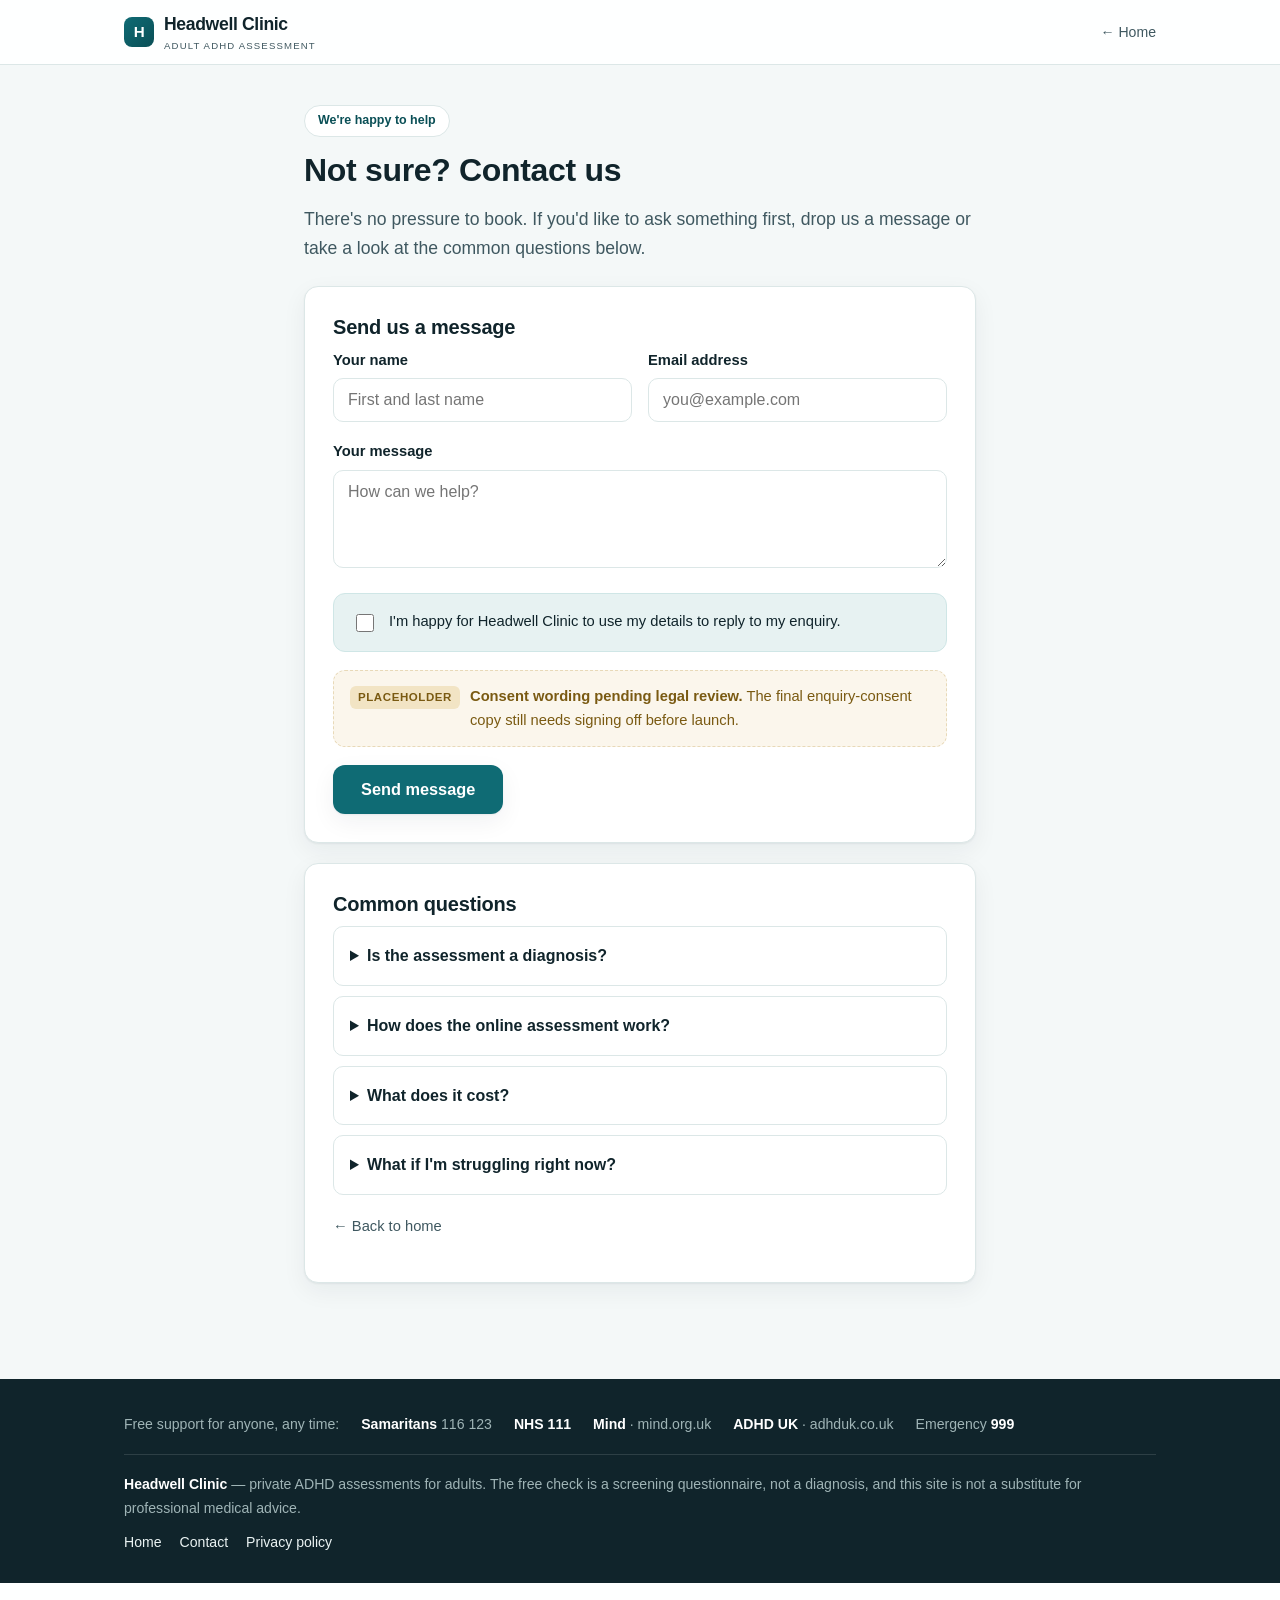
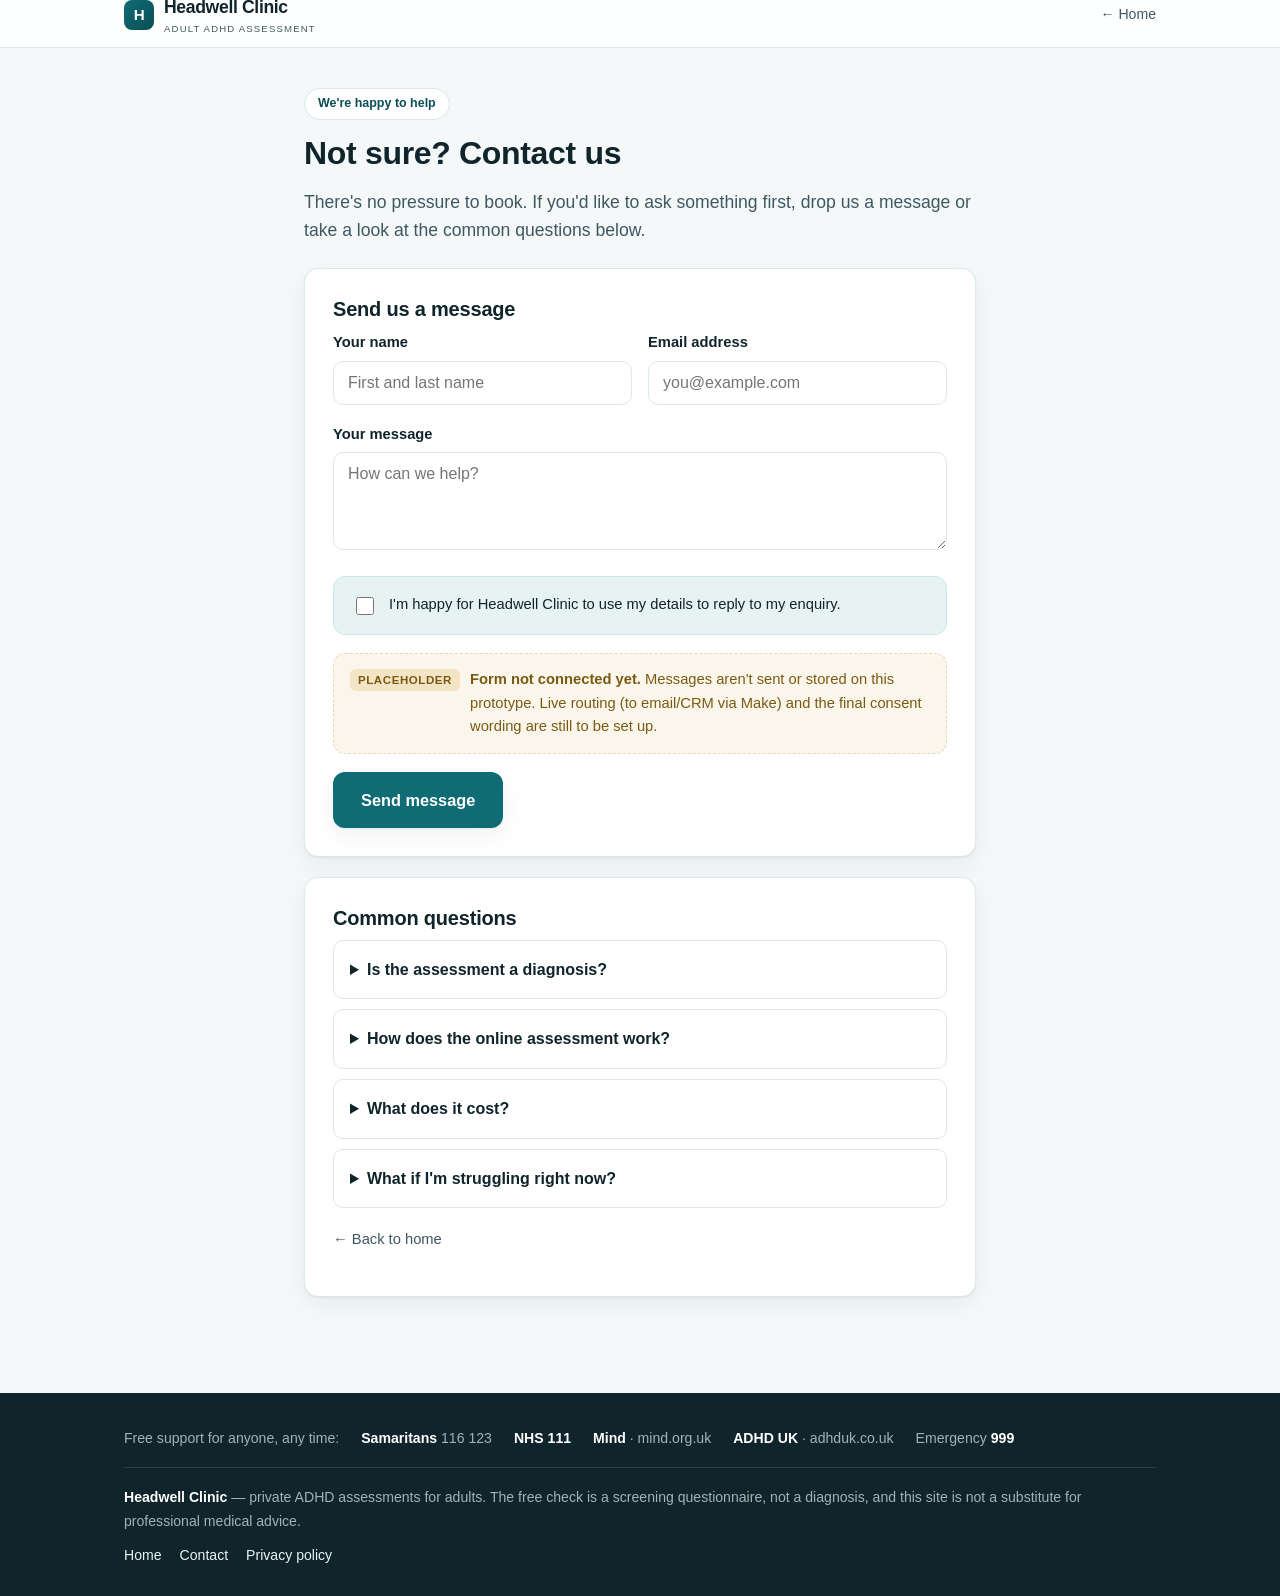
<file: contact.html>
<!DOCTYPE html>
<html lang="en-GB">
<head>
<meta charset="UTF-8">
<meta name="viewport" content="width=device-width, initial-scale=1.0">
<title>Contact us — Headwell Clinic</title>
<meta name="description" content="Questions about a private ADHD assessment? Contact the Headwell Clinic team.">
<link rel="stylesheet" href="styles.css">
</head>
<body>

<header class="site">
  <div class="wrap site-inner">
    <a class="brand" href="index.html"><span class="mark">H</span><span>Headwell Clinic<small>Adult ADHD Assessment</small></span></a>
    <a class="brand-link" href="index.html">← Home</a>
  </div>
</header>

<main>
  <div class="read">
    <div class="page-head">
      <span class="eyebrow">We're happy to help</span>
      <h1>Not sure? Contact us</h1>
      <p class="sub">There's no pressure to book. If you'd like to ask something first, drop us a message or take a look at the common questions below.</p>
    </div>

    <div class="card">
      <h2>Send us a message</h2>
      <form id="contactForm">
        <div class="field-row">
          <div class="field">
            <label for="name">Your name</label>
            <input id="name" name="name" type="text" placeholder="First and last name" autocomplete="name" required>
          </div>
          <div class="field">
            <label for="cemail">Email address</label>
            <input id="cemail" name="email" type="email" placeholder="you@example.com" autocomplete="email" required>
          </div>
        </div>
        <div class="field">
          <label for="msg">Your message</label>
          <textarea id="msg" name="message" rows="4" placeholder="How can we help?" required></textarea>
        </div>
        <div class="consent">
          <label>
            <input type="checkbox" required>
            <span>I'm happy for Headwell Clinic to use my details to reply to my enquiry.</span>
          </label>
        </div>
        <div class="placeholder">
          <span class="tag">Placeholder</span>
          <div><strong>Consent wording pending legal review.</strong> The final enquiry-consent copy still needs signing off before launch.</div>
        </div>
        <div class="btn-row"><button type="submit" class="btn-primary" id="sendBtn">Send message</button></div>
        <p id="formMsg" style="display:none; margin-top:14px; font-weight:600;"></p>
      </form>
    </div>

    <div class="card">
      <h2>Common questions</h2>
      <div class="faq">
        <details>
          <summary>Is the assessment a diagnosis?</summary>
          <p>The free check is a screening questionnaire, not a diagnosis. A full assessment is a structured clinical process; a diagnosis is not guaranteed, as it depends on what the assessment finds.</p>
        </details>
        <details>
          <summary>How does the online assessment work?</summary>
          <p>Everything happens remotely by secure video call with our assessor. There's no need to travel or attend in person.</p>
        </details>
        <details>
          <summary>What does it cost?</summary>
          <p class="placeholder" style="margin:0;"><span class="tag">Placeholder</span> Pricing to be confirmed.</p>
        </details>
        <details>
          <summary>What if I'm struggling right now?</summary>
          <p>If you need to talk to someone, the Samaritans are available free, any time, on 116 123. For urgent medical help call NHS 111, and in an emergency call 999.</p>
        </details>
      </div>
      <p style="margin-top:18px;"><a class="muted-link" href="index.html">← Back to home</a></p>
    </div>
  </div>
</main>

<script>
(function(){
  var f = document.getElementById('contactForm');
  if(!f) return;
  f.addEventListener('submit', function(e){
    e.preventDefault();
    var btn = document.getElementById('sendBtn');
    var msg = document.getElementById('formMsg');
    btn.disabled = true; btn.textContent = 'Sending…';
    var body = new URLSearchParams();
    body.append('name', f.name.value);
    body.append('email', f.email.value);
    body.append('message', f.message.value);
    fetch('https://hook.eu2.make.com/pdez4c0yijvaefvb0o6qtg6w96wy5a4f', { method: 'POST', body: body })
      .then(function(r){
        if(!r.ok) throw new Error('bad status');
        f.reset();
        msg.style.color = 'var(--teal-dark)';
        msg.textContent = 'Thanks — your message has been sent. We’ll be in touch soon.';
        msg.style.display = 'block';
        btn.textContent = 'Sent';
      })
      .catch(function(){
        msg.style.color = '#a33';
        msg.textContent = 'Sorry, something went wrong. Please email us directly at sales@headwellclinic.com.';
        msg.style.display = 'block';
        btn.disabled = false; btn.textContent = 'Send message';
      });
  });
})();
</script>

<footer class="site">
  <div class="wrap">
    <div class="support-strip">
      <span>Free support for anyone, any time:</span>
      <span><strong>Samaritans</strong> 116 123</span>
      <span><strong>NHS 111</strong></span>
      <span><strong>Mind</strong> · mind.org.uk</span>
      <span><strong>ADHD UK</strong> · adhduk.co.uk</span>
      <span>Emergency <strong>999</strong></span>
    </div>
    <div class="foot-legal">
      <span class="foot-brand">Headwell Clinic</span> — private ADHD assessments for adults. The free check is a screening questionnaire, not a diagnosis, and this site is not a substitute for professional medical advice.
      <div class="foot-links"><a href="index.html">Home</a><a href="contact.html">Contact</a><a href="#">Privacy policy</a></div>
    </div>
  </div>
</footer>

</body>
</html>
<!DOCTYPE html>
<html lang="en-GB">
<head>
<meta charset="UTF-8">
<meta name="viewport" content="width=device-width, initial-scale=1.0">
<title>Contact us — Headwell Clinic</title>
<meta name="description" content="Questions about a private ADHD assessment? Contact the Headwell Clinic team.">
<link rel="stylesheet" href="styles.css">
</head>
<body>

<header class="site">
  <div class="wrap site-inner">
    <a class="brand" href="index.html"><span class="mark">H</span><span>Headwell Clinic<small>Adult ADHD Assessment</small></span></a>
    <a class="brand-link" href="index.html">← Home</a>
  </div>
</header>

<main>
  <div class="read">
    <div class="page-head">
      <span class="eyebrow">We're happy to help</span>
      <h1>Not sure? Contact us</h1>
      <p class="sub">There's no pressure to book. If you'd like to ask something first, drop us a message or take a look at the common questions below.</p>
    </div>

    <div class="card">
      <h2>Send us a message</h2>
      <div class="field-row">
        <div class="field">
          <label for="name">Your name</label>
          <input id="name" type="text" placeholder="First and last name">
        </div>
        <div class="field">
          <label for="cemail">Email address</label>
          <input id="cemail" type="email" placeholder="you@example.com">
        </div>
      </div>
      <div class="field">
        <label for="msg">Your message</label>
        <textarea id="msg" rows="4" placeholder="How can we help?"></textarea>
      </div>
      <div class="consent">
        <label>
          <input type="checkbox">
          <span>I'm happy for Headwell Clinic to use my details to reply to my enquiry.</span>
        </label>
      </div>
      <div class="placeholder">
        <span class="tag">Placeholder</span>
        <div><strong>Form not connected yet.</strong> Messages aren't sent or stored on this prototype. Live routing (to email/CRM via Make) and the final consent wording are still to be set up.</div>
      </div>
      <div class="btn-row"><a class="btn-primary" href="#">Send message</a></div>
    </div>

    <div class="card">
      <h2>Common questions</h2>
      <div class="faq">
        <details>
          <summary>Is the assessment a diagnosis?</summary>
          <p>The free check is a screening questionnaire, not a diagnosis. A full assessment is a structured clinical process; a diagnosis is not guaranteed, as it depends on what the assessment finds.</p>
        </details>
        <details>
          <summary>How does the online assessment work?</summary>
          <p>Everything happens remotely by secure video call with our assessor. There's no need to travel or attend in person.</p>
        </details>
        <details>
          <summary>What does it cost?</summary>
          <p class="placeholder" style="margin:0;"><span class="tag">Placeholder</span> Pricing to be confirmed.</p>
        </details>
        <details>
          <summary>What if I'm struggling right now?</summary>
          <p>If you need to talk to someone, the Samaritans are available free, any time, on 116 123. For urgent medical help call NHS 111, and in an emergency call 999.</p>
        </details>
      </div>
      <p style="margin-top:18px;"><a class="muted-link" href="index.html">← Back to home</a></p>
    </div>
  </div>
</main>

<footer class="site">
  <div class="wrap">
    <div class="support-strip">
      <span>Free support for anyone, any time:</span>
      <span><strong>Samaritans</strong> 116 123</span>
      <span><strong>NHS 111</strong></span>
      <span><strong>Mind</strong> · mind.org.uk</span>
      <span><strong>ADHD UK</strong> · adhduk.co.uk</span>
      <span>Emergency <strong>999</strong></span>
    </div>
    <div class="foot-legal">
      <span class="foot-brand">Headwell Clinic</span> — private ADHD assessments for adults. The free check is a screening questionnaire, not a diagnosis, and this site is not a substitute for professional medical advice.
      <div class="foot-links"><a href="index.html">Home</a><a href="contact.html">Contact</a><a href="#">Privacy policy</a></div>
    </div>
  </div>
</footer>

</body>
</html>
</file>
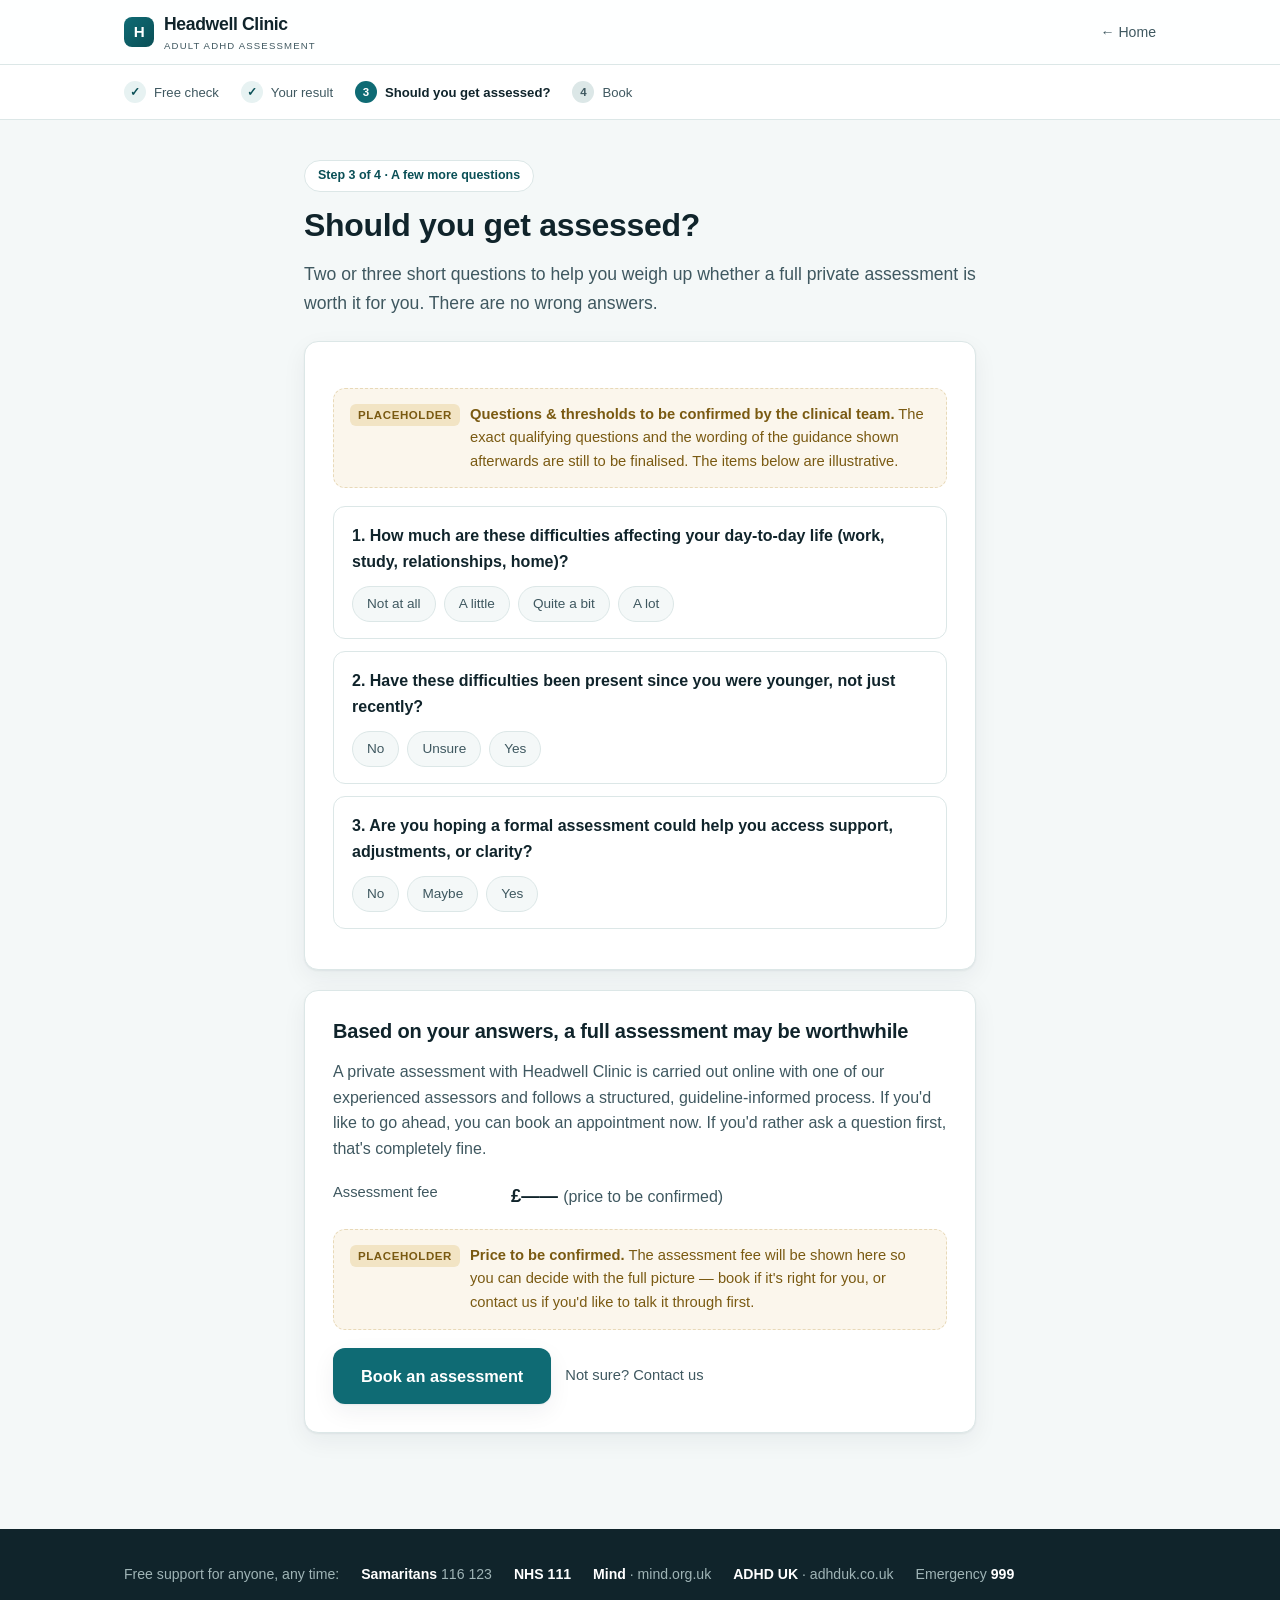
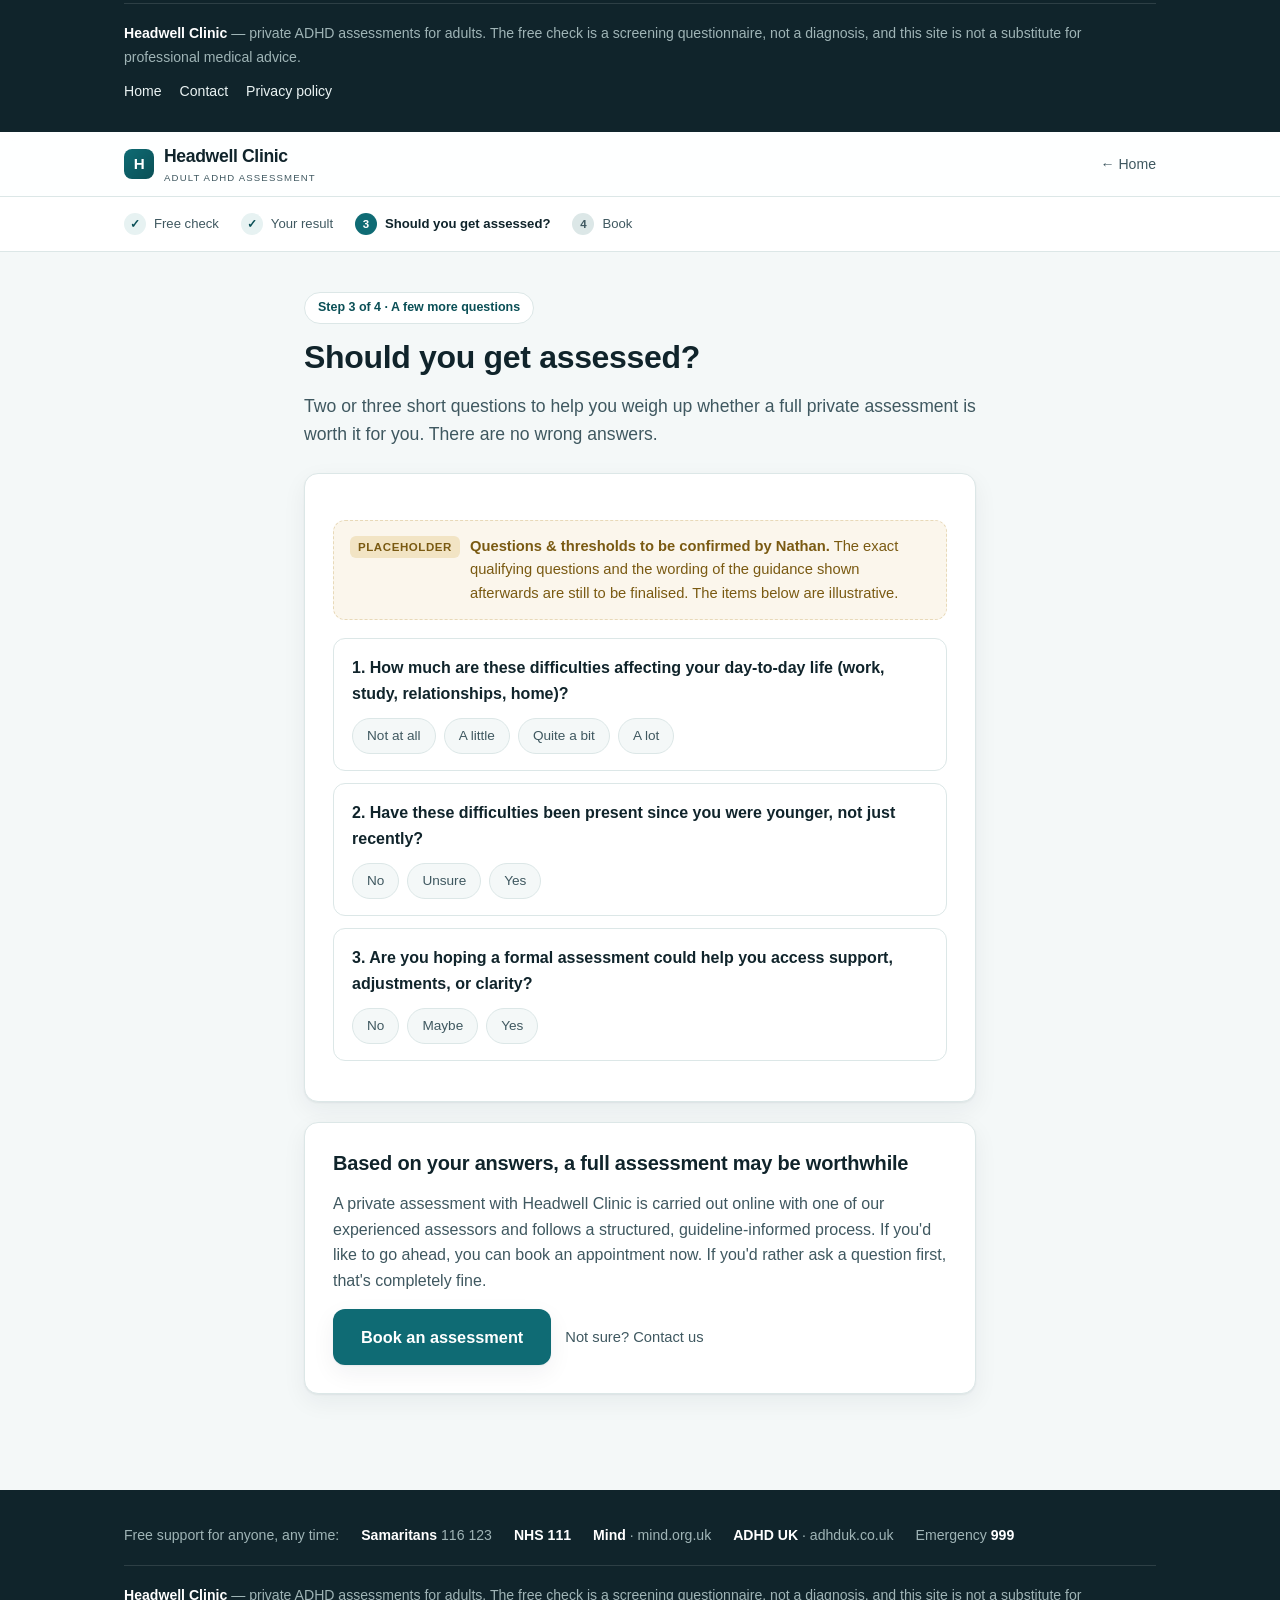
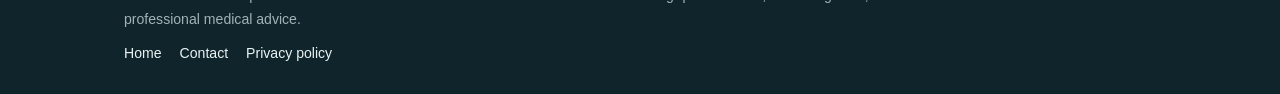
<file: qualify.html>
<!DOCTYPE html>
<html lang="en-GB">
<head>
<meta charset="UTF-8">
<meta name="viewport" content="width=device-width, initial-scale=1.0">
<title>Should you get assessed? — Headwell Clinic</title>
<meta name="description" content="A couple of short questions to help you decide whether a private ADHD assessment is right for you.">
<link rel="stylesheet" href="styles.css">
</head>
<body>

<header class="site">
  <div class="wrap site-inner">
    <a class="brand" href="index.html"><span class="mark">H</span><span>Headwell Clinic<small>Adult ADHD Assessment</small></span></a>
    <a class="brand-link" href="index.html">← Home</a>
  </div>
</header>

<nav class="progress" aria-label="Progress">
  <ol>
    <li class="done"><span class="dot">✓</span> Free check</li>
    <li class="done"><span class="dot">✓</span> Your result</li>
    <li class="active"><span class="dot">3</span> Should you get assessed?</li>
    <li><span class="dot">4</span> Book</li>
  </ol>
</nav>

<main>
  <div class="read">
    <div class="page-head">
      <span class="eyebrow">Step 3 of 4 · A few more questions</span>
      <h1>Should you get assessed?</h1>
      <p class="sub">Two or three short questions to help you weigh up whether a full private assessment is worth it for you. There are no wrong answers.</p>
    </div>

    <div class="card">
      <div class="placeholder">
        <span class="tag">Placeholder</span>
        <div><strong>Questions &amp; thresholds to be confirmed by the clinical team.</strong> The exact qualifying questions and the wording of the guidance shown afterwards are still to be finalised. The items below are illustrative.</div>
      </div>

      <div class="q">
        <p>1. How much are these difficulties affecting your day-to-day life (work, study, relationships, home)?</p>
        <div class="scale"><span>Not at all</span><span>A little</span><span>Quite a bit</span><span>A lot</span></div>
      </div>
      <div class="q">
        <p>2. Have these difficulties been present since you were younger, not just recently?</p>
        <div class="scale"><span>No</span><span>Unsure</span><span>Yes</span></div>
      </div>
      <div class="q">
        <p>3. Are you hoping a formal assessment could help you access support, adjustments, or clarity?</p>
        <div class="scale"><span>No</span><span>Maybe</span><span>Yes</span></div>
      </div>
    </div>

    <div class="card">
      <h2>Based on your answers, a full assessment may be worthwhile</h2>
      <p>A private assessment with Headwell Clinic is carried out online with one of our experienced assessors and follows a structured, guideline-informed process. If you'd like to go ahead, you can book an appointment now. If you'd rather ask a question first, that's completely fine.</p>
      <dl class="kv" style="margin:20px 0 6px;">
        <dt>Assessment fee</dt><dd style="font-size:1.15rem;">£—— <span style="color:var(--ink-soft); font-weight:400; font-size:1rem;">(price to be confirmed)</span></dd>
      </dl>
      <div class="placeholder">
        <span class="tag">Placeholder</span>
        <div><strong>Price to be confirmed.</strong> The assessment fee will be shown here so you can decide with the full picture — book if it's right for you, or contact us if you'd like to talk it through first.</div>
      </div>
      <div class="btn-row">
        <a class="btn-primary" href="booking.html">Book an assessment</a>
        <a class="muted-link" href="contact.html">Not sure? Contact us</a>
      </div>
    </div>
  </div>
</main>

<footer class="site">
  <div class="wrap">
    <div class="support-strip">
      <span>Free support for anyone, any time:</span>
      <span><strong>Samaritans</strong> 116 123</span>
      <span><strong>NHS 111</strong></span>
      <span><strong>Mind</strong> · mind.org.uk</span>
      <span><strong>ADHD UK</strong> · adhduk.co.uk</span>
      <span>Emergency <strong>999</strong></span>
    </div>
    <div class="foot-legal">
      <span class="foot-brand">Headwell Clinic</span> — private ADHD assessments for adults. The free check is a screening questionnaire, not a diagnosis, and this site is not a substitute for professional medical advice.
      <div class="foot-links"><a href="index.html">Home</a><a href="contact.html">Contact</a><a href="#">Privacy policy</a></div>
    </div>
  </div>
</footer>

</body>
</html>
<!DOCTYPE html>
<html lang="en-GB">
<head>
<meta charset="UTF-8">
<meta name="viewport" content="width=device-width, initial-scale=1.0">
<title>Should you get assessed? — Headwell Clinic</title>
<meta name="description" content="A couple of short questions to help you decide whether a private ADHD assessment is right for you.">
<link rel="stylesheet" href="styles.css">
</head>
<body>

<header class="site">
  <div class="wrap site-inner">
    <a class="brand" href="index.html"><span class="mark">H</span><span>Headwell Clinic<small>Adult ADHD Assessment</small></span></a>
    <a class="brand-link" href="index.html">← Home</a>
  </div>
</header>

<nav class="progress" aria-label="Progress">
  <ol>
    <li class="done"><span class="dot">✓</span> Free check</li>
    <li class="done"><span class="dot">✓</span> Your result</li>
    <li class="active"><span class="dot">3</span> Should you get assessed?</li>
    <li><span class="dot">4</span> Book</li>
  </ol>
</nav>

<main>
  <div class="read">
    <div class="page-head">
      <span class="eyebrow">Step 3 of 4 · A few more questions</span>
      <h1>Should you get assessed?</h1>
      <p class="sub">Two or three short questions to help you weigh up whether a full private assessment is worth it for you. There are no wrong answers.</p>
    </div>

    <div class="card">
      <div class="placeholder">
        <span class="tag">Placeholder</span>
        <div><strong>Questions &amp; thresholds to be confirmed by Nathan.</strong> The exact qualifying questions and the wording of the guidance shown afterwards are still to be finalised. The items below are illustrative.</div>
      </div>

      <div class="q">
        <p>1. How much are these difficulties affecting your day-to-day life (work, study, relationships, home)?</p>
        <div class="scale"><span>Not at all</span><span>A little</span><span>Quite a bit</span><span>A lot</span></div>
      </div>
      <div class="q">
        <p>2. Have these difficulties been present since you were younger, not just recently?</p>
        <div class="scale"><span>No</span><span>Unsure</span><span>Yes</span></div>
      </div>
      <div class="q">
        <p>3. Are you hoping a formal assessment could help you access support, adjustments, or clarity?</p>
        <div class="scale"><span>No</span><span>Maybe</span><span>Yes</span></div>
      </div>
    </div>

    <div class="card">
      <h2>Based on your answers, a full assessment may be worthwhile</h2>
      <p>A private assessment with Headwell Clinic is carried out online with one of our experienced assessors and follows a structured, guideline-informed process. If you'd like to go ahead, you can book an appointment now. If you'd rather ask a question first, that's completely fine.</p>
      <div class="btn-row">
        <a class="btn-primary" href="booking.html">Book an assessment</a>
        <a class="muted-link" href="contact.html">Not sure? Contact us</a>
      </div>
    </div>
  </div>
</main>

<footer class="site">
  <div class="wrap">
    <div class="support-strip">
      <span>Free support for anyone, any time:</span>
      <span><strong>Samaritans</strong> 116 123</span>
      <span><strong>NHS 111</strong></span>
      <span><strong>Mind</strong> · mind.org.uk</span>
      <span><strong>ADHD UK</strong> · adhduk.co.uk</span>
      <span>Emergency <strong>999</strong></span>
    </div>
    <div class="foot-legal">
      <span class="foot-brand">Headwell Clinic</span> — private ADHD assessments for adults. The free check is a screening questionnaire, not a diagnosis, and this site is not a substitute for professional medical advice.
      <div class="foot-links"><a href="index.html">Home</a><a href="contact.html">Contact</a><a href="#">Privacy policy</a></div>
    </div>
  </div>
</footer>

</body>
</html>
</file>
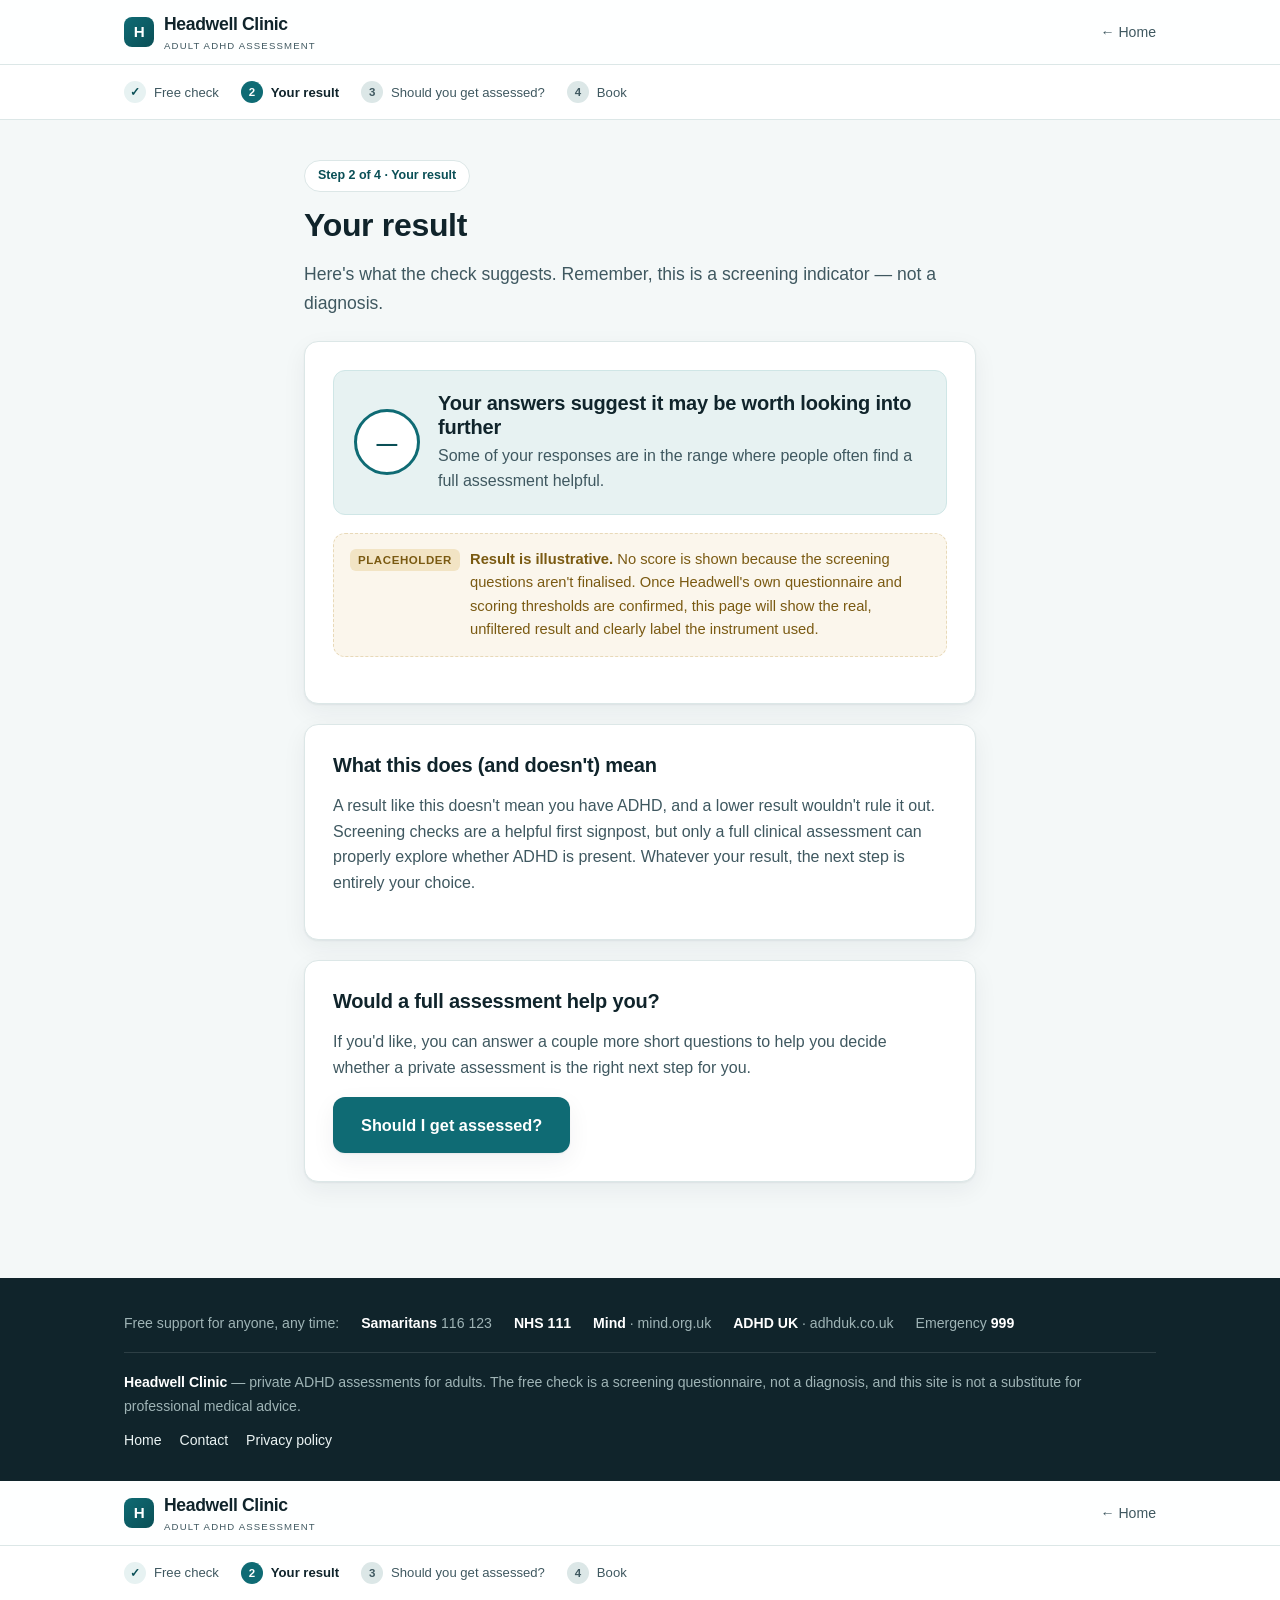
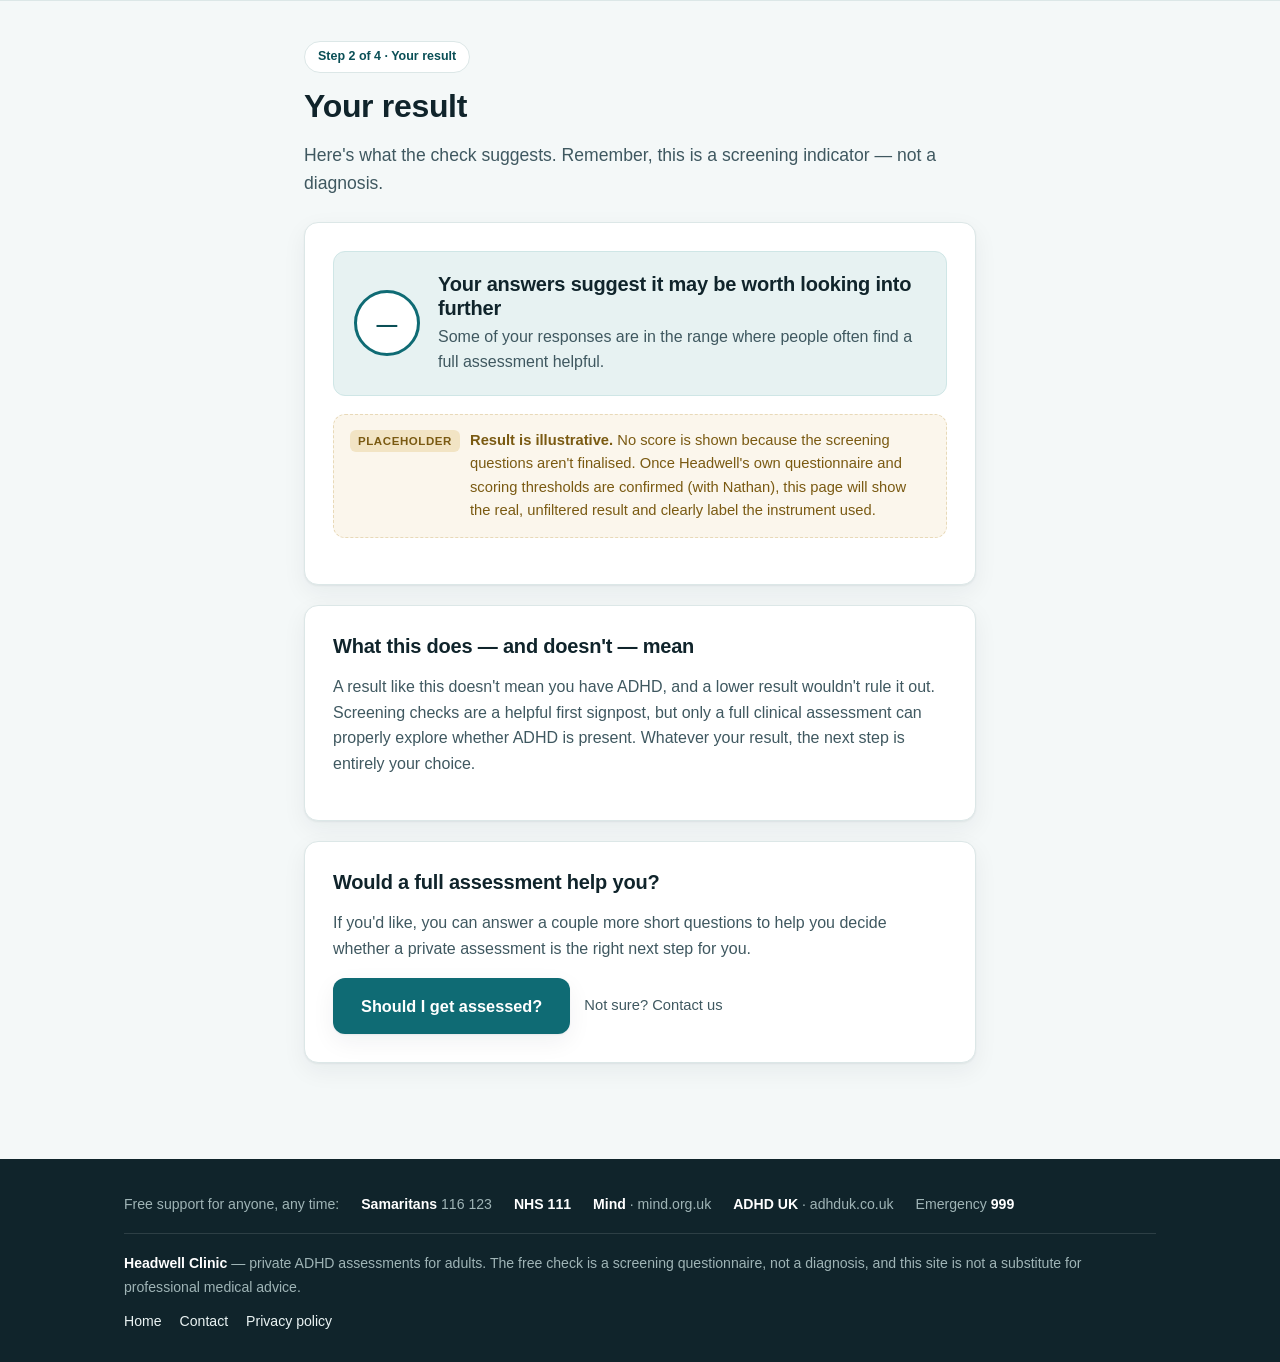
<file: results.html>
<!DOCTYPE html>
<html lang="en-GB">
<head>
<meta charset="UTF-8">
<meta name="viewport" content="width=device-width, initial-scale=1.0">
<title>Your result — Headwell Clinic</title>
<meta name="description" content="Your Headwell Clinic free ADHD check result.">
<link rel="stylesheet" href="styles.css">
</head>
<body>

<header class="site">
  <div class="wrap site-inner">
    <a class="brand" href="index.html"><span class="mark">H</span><span>Headwell Clinic<small>Adult ADHD Assessment</small></span></a>
    <a class="brand-link" href="index.html">← Home</a>
  </div>
</header>

<nav class="progress" aria-label="Progress">
  <ol>
    <li class="done"><span class="dot">✓</span> Free check</li>
    <li class="active"><span class="dot">2</span> Your result</li>
    <li><span class="dot">3</span> Should you get assessed?</li>
    <li><span class="dot">4</span> Book</li>
  </ol>
</nav>

<main>
  <div class="read">
    <div class="page-head">
      <span class="eyebrow">Step 2 of 4 · Your result</span>
      <h1>Your result</h1>
      <p class="sub">Here's what the check suggests. Remember, this is a screening indicator — not a diagnosis.</p>
    </div>

    <div class="card">
      <div class="result-band">
        <div class="score">—</div>
        <div>
          <h2 style="margin:0 0 4px;">Your answers suggest it may be worth looking into further</h2>
          <p class="tight">Some of your responses are in the range where people often find a full assessment helpful.</p>
        </div>
      </div>
      <div class="placeholder">
        <span class="tag">Placeholder</span>
        <div><strong>Result is illustrative.</strong> No score is shown because the screening questions aren't finalised. Once Headwell's own questionnaire and scoring thresholds are confirmed, this page will show the real, unfiltered result and clearly label the instrument used.</div>
      </div>
    </div>

    <div class="card">
      <h2>What this does (and doesn't) mean</h2>
      <p>A result like this doesn't mean you have ADHD, and a lower result wouldn't rule it out. Screening checks are a helpful first signpost, but only a full clinical assessment can properly explore whether ADHD is present. Whatever your result, the next step is entirely your choice.</p>
    </div>

    <div class="card">
      <h2>Would a full assessment help you?</h2>
      <p>If you'd like, you can answer a couple more short questions to help you decide whether a private assessment is the right next step for you.</p>
      <div class="btn-row">
        <a class="btn-primary" href="qualify.html">Should I get assessed?</a>
      </div>
    </div>
  </div>
</main>

<footer class="site">
  <div class="wrap">
    <div class="support-strip">
      <span>Free support for anyone, any time:</span>
      <span><strong>Samaritans</strong> 116 123</span>
      <span><strong>NHS 111</strong></span>
      <span><strong>Mind</strong> · mind.org.uk</span>
      <span><strong>ADHD UK</strong> · adhduk.co.uk</span>
      <span>Emergency <strong>999</strong></span>
    </div>
    <div class="foot-legal">
      <span class="foot-brand">Headwell Clinic</span> — private ADHD assessments for adults. The free check is a screening questionnaire, not a diagnosis, and this site is not a substitute for professional medical advice.
      <div class="foot-links"><a href="index.html">Home</a><a href="contact.html">Contact</a><a href="#">Privacy policy</a></div>
    </div>
  </div>
</footer>

</body>
</html>
<!DOCTYPE html>
<html lang="en-GB">
<head>
<meta charset="UTF-8">
<meta name="viewport" content="width=device-width, initial-scale=1.0">
<title>Your result — Headwell Clinic</title>
<meta name="description" content="Your Headwell Clinic free ADHD check result.">
<link rel="stylesheet" href="styles.css">
</head>
<body>

<header class="site">
  <div class="wrap site-inner">
    <a class="brand" href="index.html"><span class="mark">H</span><span>Headwell Clinic<small>Adult ADHD Assessment</small></span></a>
    <a class="brand-link" href="index.html">← Home</a>
  </div>
</header>

<nav class="progress" aria-label="Progress">
  <ol>
    <li class="done"><span class="dot">✓</span> Free check</li>
    <li class="active"><span class="dot">2</span> Your result</li>
    <li><span class="dot">3</span> Should you get assessed?</li>
    <li><span class="dot">4</span> Book</li>
  </ol>
</nav>

<main>
  <div class="read">
    <div class="page-head">
      <span class="eyebrow">Step 2 of 4 · Your result</span>
      <h1>Your result</h1>
      <p class="sub">Here's what the check suggests. Remember, this is a screening indicator — not a diagnosis.</p>
    </div>

    <div class="card">
      <div class="result-band">
        <div class="score">—</div>
        <div>
          <h2 style="margin:0 0 4px;">Your answers suggest it may be worth looking into further</h2>
          <p class="tight">Some of your responses are in the range where people often find a full assessment helpful.</p>
        </div>
      </div>
      <div class="placeholder">
        <span class="tag">Placeholder</span>
        <div><strong>Result is illustrative.</strong> No score is shown because the screening questions aren't finalised. Once Headwell's own questionnaire and scoring thresholds are confirmed (with Nathan), this page will show the real, unfiltered result and clearly label the instrument used.</div>
      </div>
    </div>

    <div class="card">
      <h2>What this does — and doesn't — mean</h2>
      <p>A result like this doesn't mean you have ADHD, and a lower result wouldn't rule it out. Screening checks are a helpful first signpost, but only a full clinical assessment can properly explore whether ADHD is present. Whatever your result, the next step is entirely your choice.</p>
    </div>

    <div class="card">
      <h2>Would a full assessment help you?</h2>
      <p>If you'd like, you can answer a couple more short questions to help you decide whether a private assessment is the right next step for you.</p>
      <div class="btn-row">
        <a class="btn-primary" href="qualify.html">Should I get assessed?</a>
        <a class="muted-link" href="contact.html">Not sure? Contact us</a>
      </div>
    </div>
  </div>
</main>

<footer class="site">
  <div class="wrap">
    <div class="support-strip">
      <span>Free support for anyone, any time:</span>
      <span><strong>Samaritans</strong> 116 123</span>
      <span><strong>NHS 111</strong></span>
      <span><strong>Mind</strong> · mind.org.uk</span>
      <span><strong>ADHD UK</strong> · adhduk.co.uk</span>
      <span>Emergency <strong>999</strong></span>
    </div>
    <div class="foot-legal">
      <span class="foot-brand">Headwell Clinic</span> — private ADHD assessments for adults. The free check is a screening questionnaire, not a diagnosis, and this site is not a substitute for professional medical advice.
      <div class="foot-links"><a href="index.html">Home</a><a href="contact.html">Contact</a><a href="#">Privacy policy</a></div>
    </div>
  </div>
</footer>

</body>
</html>
</file>
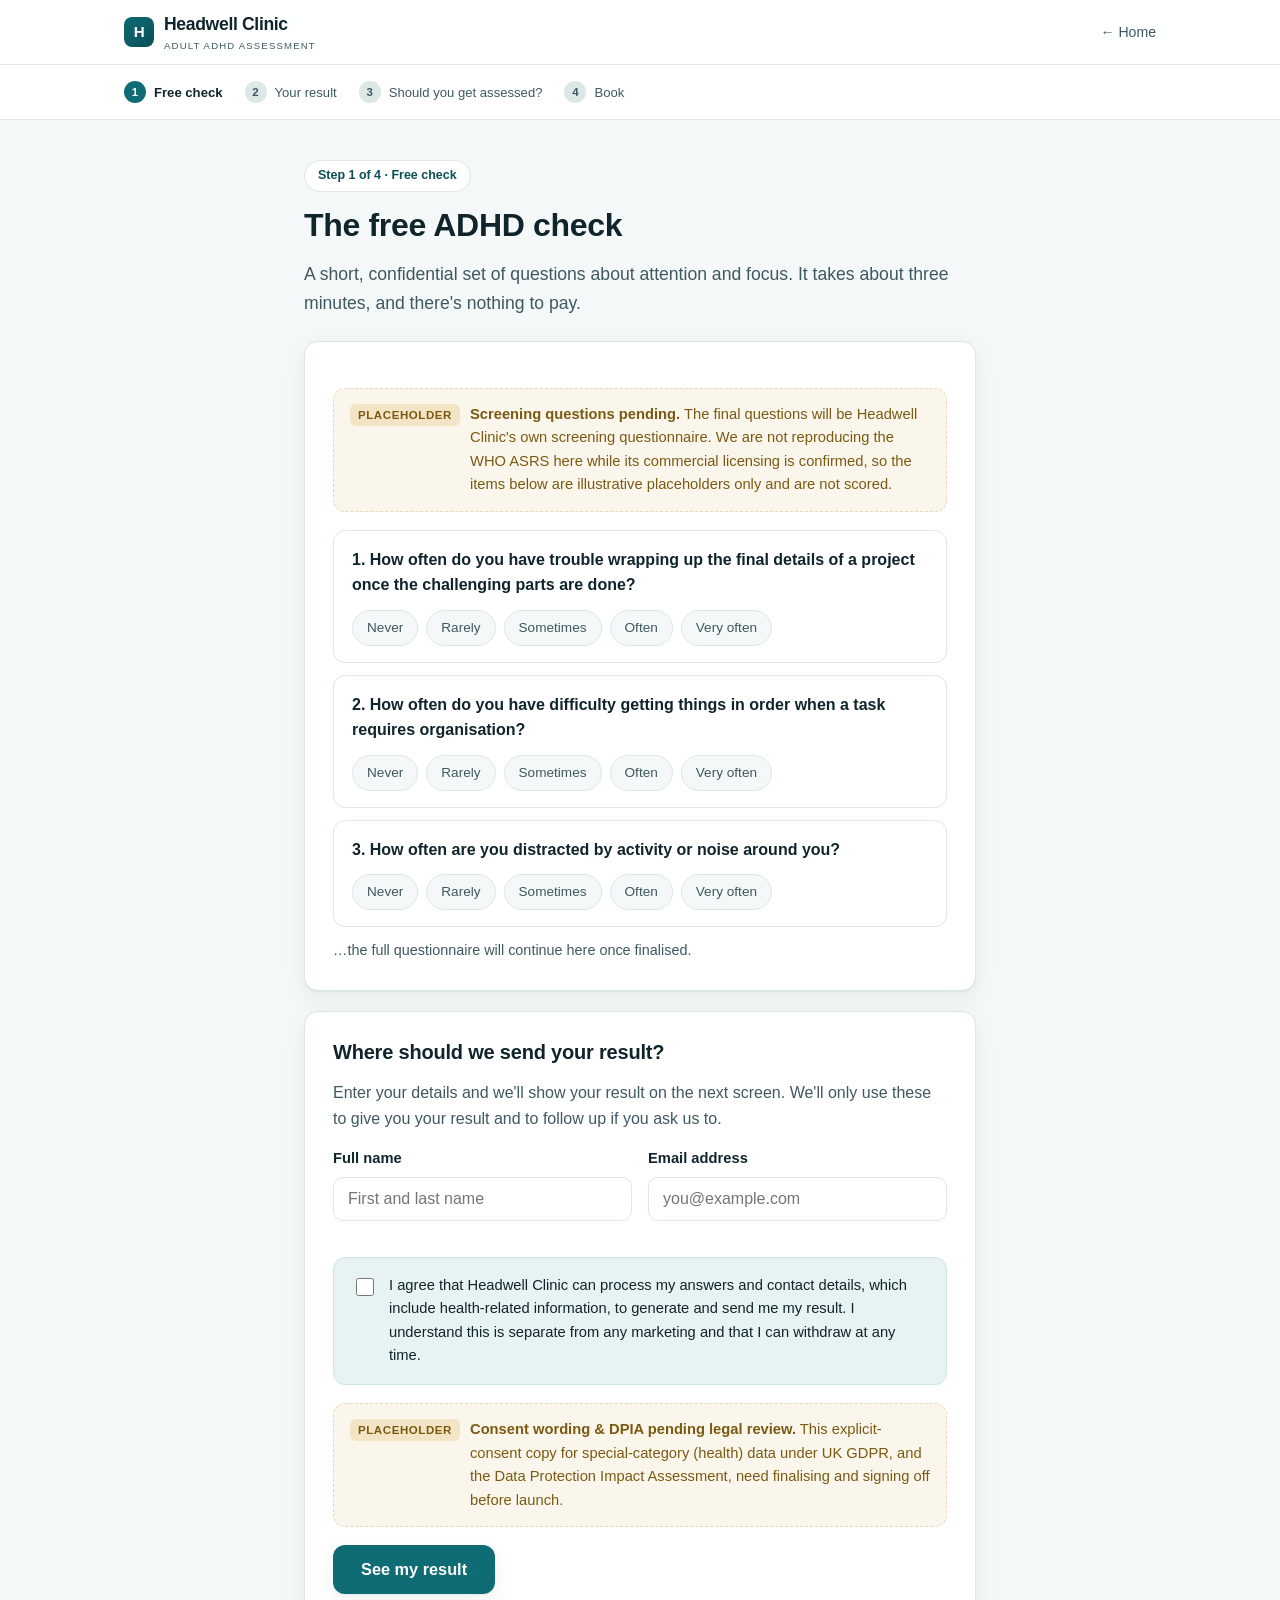
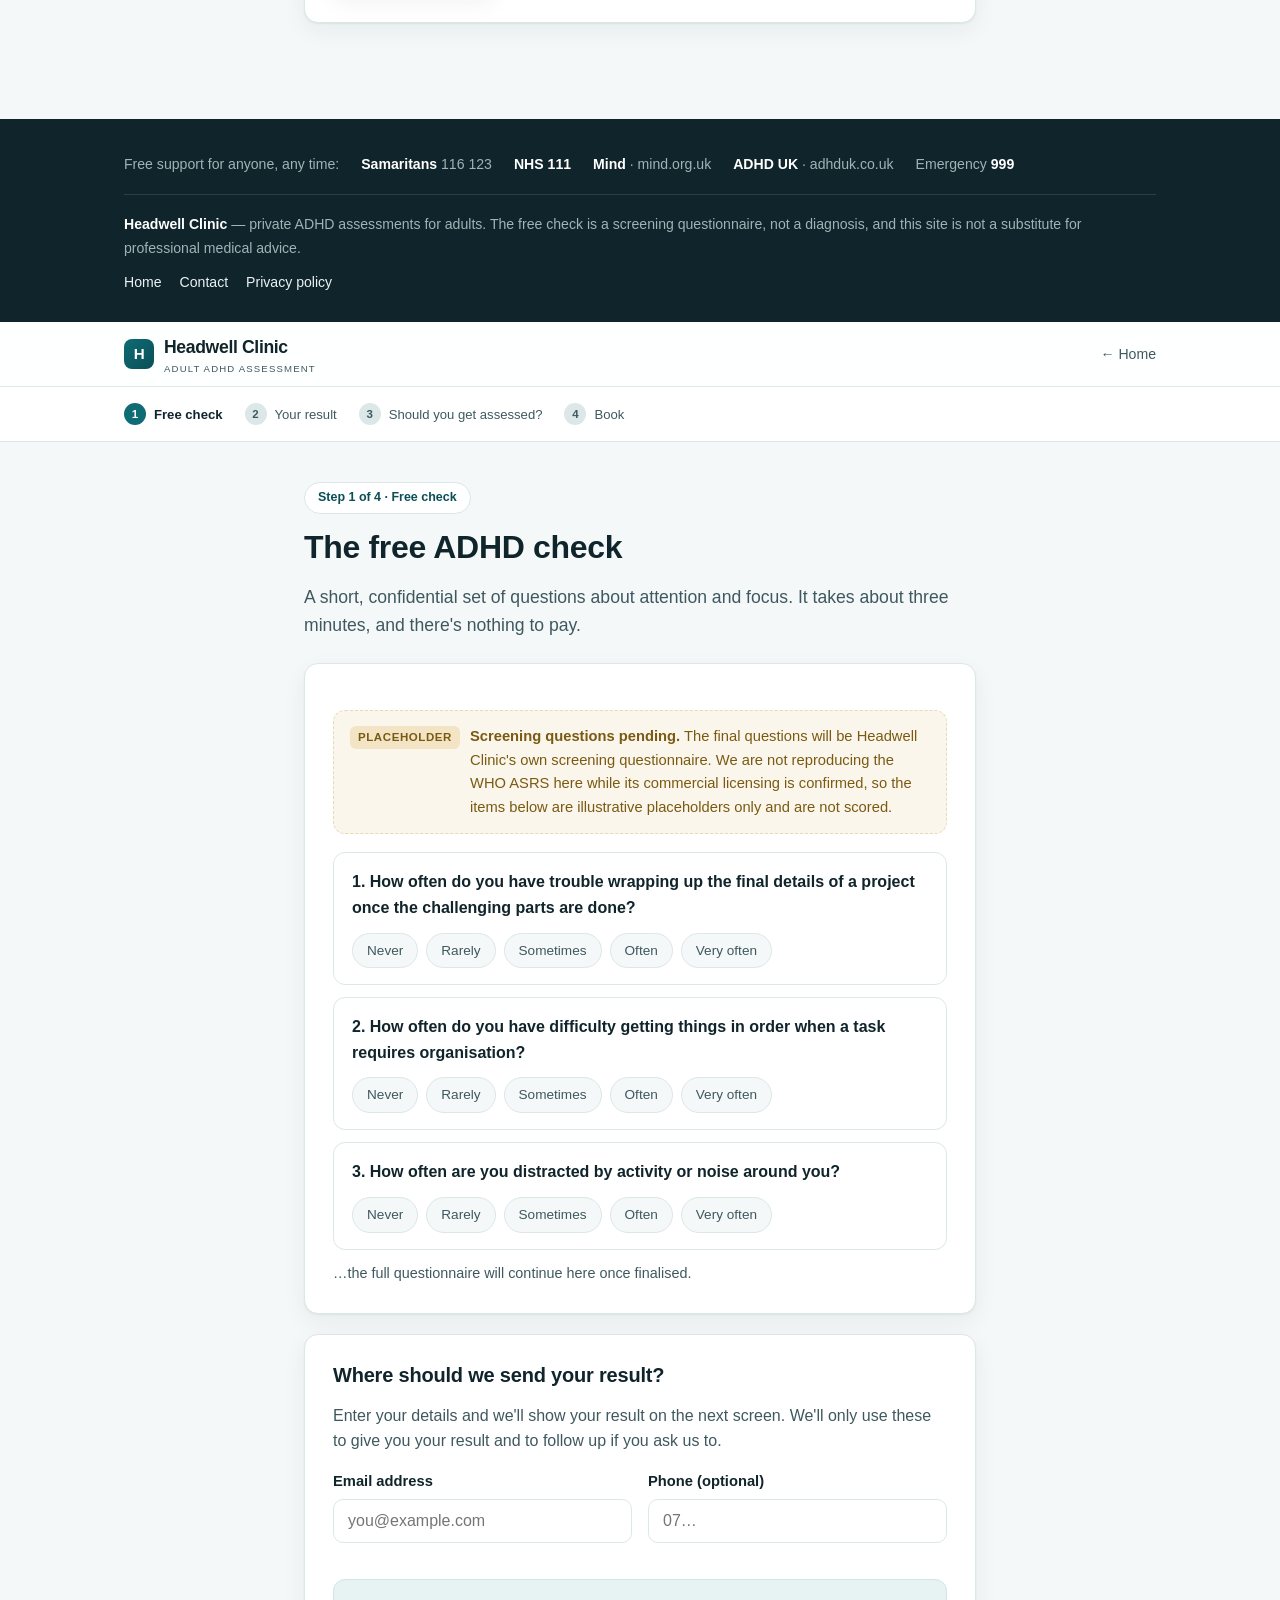
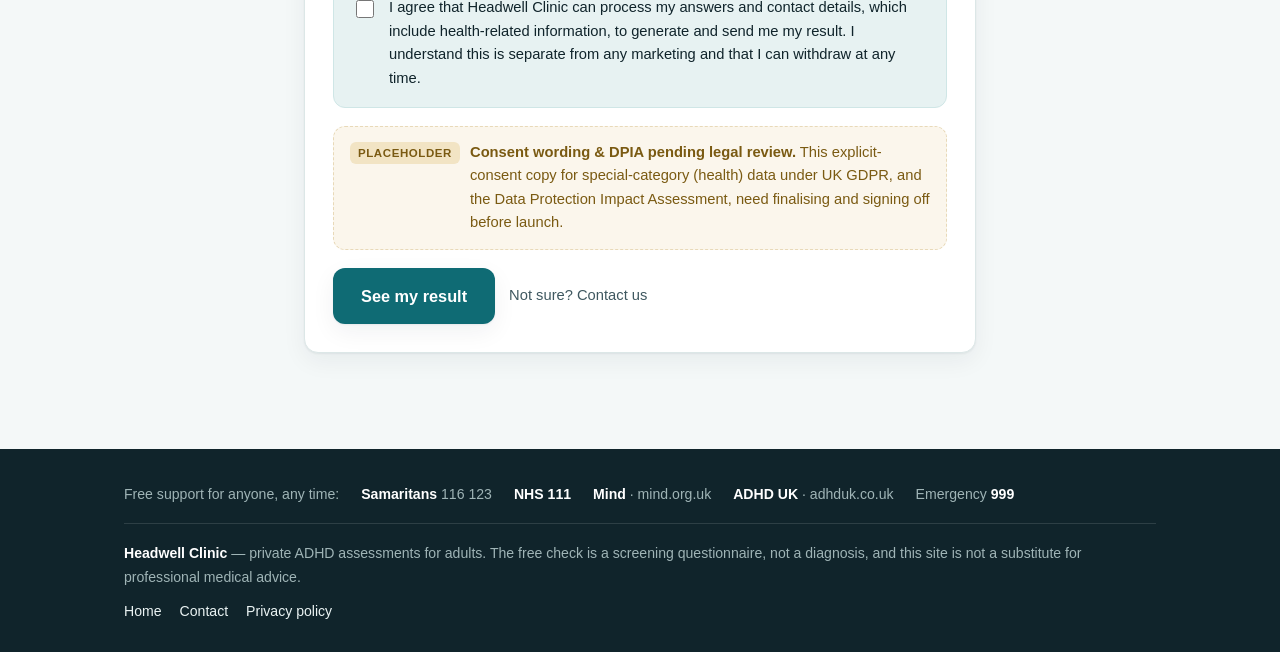
<file: screener.html>
<!DOCTYPE html>
<html lang="en-GB">
<head>
<meta charset="UTF-8">
<meta name="viewport" content="width=device-width, initial-scale=1.0">
<title>The free check — Headwell Clinic</title>
<meta name="description" content="Start Headwell Clinic's free, confidential online ADHD self-check.">
<link rel="stylesheet" href="styles.css">
</head>
<body>

<header class="site">
  <div class="wrap site-inner">
    <a class="brand" href="index.html"><span class="mark">H</span><span>Headwell Clinic<small>Adult ADHD Assessment</small></span></a>
    <a class="brand-link" href="index.html">← Home</a>
  </div>
</header>

<nav class="progress" aria-label="Progress">
  <ol>
    <li class="active"><span class="dot">1</span> Free check</li>
    <li><span class="dot">2</span> Your result</li>
    <li><span class="dot">3</span> Should you get assessed?</li>
    <li><span class="dot">4</span> Book</li>
  </ol>
</nav>

<main>
  <div class="read">
    <div class="page-head">
      <span class="eyebrow">Step 1 of 4 · Free check</span>
      <h1>The free ADHD check</h1>
      <p class="sub">A short, confidential set of questions about attention and focus. It takes about three minutes, and there's nothing to pay.</p>
    </div>

    <div class="card">
      <div class="placeholder">
        <span class="tag">Placeholder</span>
        <div><strong>Screening questions pending.</strong> The final questions will be Headwell Clinic's own screening questionnaire. We are not reproducing the WHO ASRS here while its commercial licensing is confirmed, so the items below are illustrative placeholders only and are not scored.</div>
      </div>

      <div class="q">
        <p>1. How often do you have trouble wrapping up the final details of a project once the challenging parts are done?</p>
        <div class="scale"><span>Never</span><span>Rarely</span><span>Sometimes</span><span>Often</span><span>Very often</span></div>
      </div>
      <div class="q">
        <p>2. How often do you have difficulty getting things in order when a task requires organisation?</p>
        <div class="scale"><span>Never</span><span>Rarely</span><span>Sometimes</span><span>Often</span><span>Very often</span></div>
      </div>
      <div class="q">
        <p>3. How often are you distracted by activity or noise around you?</p>
        <div class="scale"><span>Never</span><span>Rarely</span><span>Sometimes</span><span>Often</span><span>Very often</span></div>
      </div>
      <p class="tight" style="color:var(--ink-soft); font-size:.9rem;">…the full questionnaire will continue here once finalised.</p>
    </div>

    <div class="card">
      <h2>Where should we send your result?</h2>
      <p>Enter your details and we'll show your result on the next screen. We'll only use these to give you your result and to follow up if you ask us to.</p>
      <form onsubmit="return goResult(event)">
        <div class="field-row">
          <div class="field">
            <label for="name">Full name</label>
            <input id="name" name="name" type="text" placeholder="First and last name" autocomplete="name" required>
          </div>
          <div class="field">
            <label for="email">Email address</label>
            <input id="email" name="email" type="email" placeholder="you@example.com" autocomplete="email" required>
          </div>
        </div>

        <div class="consent">
          <label>
            <input type="checkbox" required>
            <span>I agree that Headwell Clinic can process my answers and contact details, which include health-related information, to generate and send me my result. I understand this is separate from any marketing and that I can withdraw at any time.</span>
          </label>
        </div>
        <div class="placeholder">
          <span class="tag">Placeholder</span>
          <div><strong>Consent wording &amp; DPIA pending legal review.</strong> This explicit-consent copy for special-category (health) data under UK GDPR, and the Data Protection Impact Assessment, need finalising and signing off before launch.</div>
        </div>

        <div class="btn-row">
          <button type="submit" class="btn-primary">See my result</button>
        </div>
      </form>
    </div>
  </div>
</main>

<script>function goResult(e){e.preventDefault();window.location.href='results.html';}</script>

<footer class="site">
  <div class="wrap">
    <div class="support-strip">
      <span>Free support for anyone, any time:</span>
      <span><strong>Samaritans</strong> 116 123</span>
      <span><strong>NHS 111</strong></span>
      <span><strong>Mind</strong> · mind.org.uk</span>
      <span><strong>ADHD UK</strong> · adhduk.co.uk</span>
      <span>Emergency <strong>999</strong></span>
    </div>
    <div class="foot-legal">
      <span class="foot-brand">Headwell Clinic</span> — private ADHD assessments for adults. The free check is a screening questionnaire, not a diagnosis, and this site is not a substitute for professional medical advice.
      <div class="foot-links"><a href="index.html">Home</a><a href="contact.html">Contact</a><a href="#">Privacy policy</a></div>
    </div>
  </div>
</footer>

</body>
</html>
<!DOCTYPE html>
<html lang="en-GB">
<head>
<meta charset="UTF-8">
<meta name="viewport" content="width=device-width, initial-scale=1.0">
<title>The free check — Headwell Clinic</title>
<meta name="description" content="Start Headwell Clinic's free, confidential online ADHD self-check.">
<link rel="stylesheet" href="styles.css">
</head>
<body>

<header class="site">
  <div class="wrap site-inner">
    <a class="brand" href="index.html"><span class="mark">H</span><span>Headwell Clinic<small>Adult ADHD Assessment</small></span></a>
    <a class="brand-link" href="index.html">← Home</a>
  </div>
</header>

<nav class="progress" aria-label="Progress">
  <ol>
    <li class="active"><span class="dot">1</span> Free check</li>
    <li><span class="dot">2</span> Your result</li>
    <li><span class="dot">3</span> Should you get assessed?</li>
    <li><span class="dot">4</span> Book</li>
  </ol>
</nav>

<main>
  <div class="read">
    <div class="page-head">
      <span class="eyebrow">Step 1 of 4 · Free check</span>
      <h1>The free ADHD check</h1>
      <p class="sub">A short, confidential set of questions about attention and focus. It takes about three minutes, and there's nothing to pay.</p>
    </div>

    <div class="card">
      <div class="placeholder">
        <span class="tag">Placeholder</span>
        <div><strong>Screening questions pending.</strong> The final questions will be Headwell Clinic's own screening questionnaire. We are not reproducing the WHO ASRS here while its commercial licensing is confirmed, so the items below are illustrative placeholders only and are not scored.</div>
      </div>

      <div class="q">
        <p>1. How often do you have trouble wrapping up the final details of a project once the challenging parts are done?</p>
        <div class="scale"><span>Never</span><span>Rarely</span><span>Sometimes</span><span>Often</span><span>Very often</span></div>
      </div>
      <div class="q">
        <p>2. How often do you have difficulty getting things in order when a task requires organisation?</p>
        <div class="scale"><span>Never</span><span>Rarely</span><span>Sometimes</span><span>Often</span><span>Very often</span></div>
      </div>
      <div class="q">
        <p>3. How often are you distracted by activity or noise around you?</p>
        <div class="scale"><span>Never</span><span>Rarely</span><span>Sometimes</span><span>Often</span><span>Very often</span></div>
      </div>
      <p class="tight" style="color:var(--ink-soft); font-size:.9rem;">…the full questionnaire will continue here once finalised.</p>
    </div>

    <div class="card">
      <h2>Where should we send your result?</h2>
      <p>Enter your details and we'll show your result on the next screen. We'll only use these to give you your result and to follow up if you ask us to.</p>
      <div class="field-row">
        <div class="field">
          <label for="email">Email address</label>
          <input id="email" type="email" placeholder="you@example.com" autocomplete="email">
        </div>
        <div class="field">
          <label for="phone">Phone (optional)</label>
          <input id="phone" type="tel" placeholder="07…" autocomplete="tel">
        </div>
      </div>

      <div class="consent">
        <label>
          <input type="checkbox">
          <span>I agree that Headwell Clinic can process my answers and contact details, which include health-related information, to generate and send me my result. I understand this is separate from any marketing and that I can withdraw at any time.</span>
        </label>
      </div>
      <div class="placeholder">
        <span class="tag">Placeholder</span>
        <div><strong>Consent wording &amp; DPIA pending legal review.</strong> This explicit-consent copy for special-category (health) data under UK GDPR, and the Data Protection Impact Assessment, need finalising and signing off before launch.</div>
      </div>

      <div class="btn-row">
        <a class="btn-primary" href="results.html">See my result</a>
        <a class="muted-link" href="contact.html">Not sure? Contact us</a>
      </div>
    </div>
  </div>
</main>

<footer class="site">
  <div class="wrap">
    <div class="support-strip">
      <span>Free support for anyone, any time:</span>
      <span><strong>Samaritans</strong> 116 123</span>
      <span><strong>NHS 111</strong></span>
      <span><strong>Mind</strong> · mind.org.uk</span>
      <span><strong>ADHD UK</strong> · adhduk.co.uk</span>
      <span>Emergency <strong>999</strong></span>
    </div>
    <div class="foot-legal">
      <span class="foot-brand">Headwell Clinic</span> — private ADHD assessments for adults. The free check is a screening questionnaire, not a diagnosis, and this site is not a substitute for professional medical advice.
      <div class="foot-links"><a href="index.html">Home</a><a href="contact.html">Contact</a><a href="#">Privacy policy</a></div>
    </div>
  </div>
</footer>

</body>
</html>
</file>
<file: styles.css>
/* Headwell Clinic — shared stylesheet for the assessment funnel
   Palette + components mirror the landing page (index.html) so every
   page reads as one system. Placeholder colours only — swap for the
   real brand palette when it's supplied. */

:root {
  --ink: #10242b;
  --ink-soft: #3f5860;
  --teal: #0f6b74;
  --teal-dark: #0a4f56;
  --teal-tint: #e7f2f2;
  --mist: #f4f8f8;
  --line: #dce7e7;
  --white: #ffffff;
  --amber-bg: #fbf6ec;
  --amber-line: #e8d9b8;
  --amber-ink: #7a5a12;
  --radius: 14px;
  --shadow: 0 1px 2px rgba(16,36,43,.06), 0 8px 24px rgba(16,36,43,.06);
  --maxw: 1080px;
  --readw: 720px;
}
* { box-sizing: border-box; }
html { scroll-behavior: smooth; }
body {
  margin: 0;
  font-family: -apple-system, BlinkMacSystemFont, "Segoe UI", Roboto, Helvetica, Arial, sans-serif;
  color: var(--ink);
  background: var(--mist);
  line-height: 1.6;
  -webkit-font-smoothing: antialiased;
}
.wrap { max-width: var(--maxw); margin: 0 auto; padding: 0 24px; }
.read { max-width: var(--readw); margin: 0 auto; padding: 0 24px; }
a { color: var(--teal-dark); }
h1, h2, h3 { line-height: 1.2; letter-spacing: -0.01em; margin: 0 0 .5em; }

/* Header */
header.site {
  position: sticky; top: 0; z-index: 50;
  background: rgba(255,255,255,.92);
  backdrop-filter: saturate(180%) blur(8px);
  border-bottom: 1px solid var(--line);
}
.site-inner { display: flex; align-items: center; justify-content: space-between; height: 64px; }
.brand { display: flex; align-items: center; gap: 10px; text-decoration: none; color: var(--ink); font-weight: 700; font-size: 1.1rem; letter-spacing: -0.02em; }
.brand .mark {
  width: 30px; height: 30px; border-radius: 8px;
  background: linear-gradient(135deg, var(--teal), var(--teal-dark));
  display: grid; place-items: center; color: #fff; font-weight: 800; font-size: .95rem;
}
.brand small { display:block; font-weight: 500; font-size: .6rem; letter-spacing: .12em; text-transform: uppercase; color: var(--ink-soft); }
.brand-link { font-size: .88rem; text-decoration: none; color: var(--ink-soft); font-weight: 500; }
.brand-link:hover { color: var(--teal-dark); }

/* Progress steps */
.progress { background: var(--white); border-bottom: 1px solid var(--line); }
.progress ol { display: flex; flex-wrap: wrap; gap: 6px 22px; list-style: none; margin: 0; padding: 16px 24px; max-width: var(--maxw); margin: 0 auto; font-size: .82rem; }
.progress li { display: flex; align-items: center; gap: 8px; color: var(--ink-soft); }
.progress li .dot { width: 22px; height: 22px; border-radius: 999px; display: grid; place-items: center; font-size: .72rem; font-weight: 700; background: var(--line); color: var(--ink-soft); flex: 0 0 auto; }
.progress li.done .dot { background: var(--teal-tint); color: var(--teal-dark); }
.progress li.active { color: var(--ink); font-weight: 600; }
.progress li.active .dot { background: var(--teal); color: #fff; }

/* Page body */
main { padding: 40px 0 56px; }
.page-head { margin-bottom: 24px; }
.page-head .eyebrow { display:inline-block; background: var(--white); border: 1px solid var(--line); color: var(--teal-dark); font-weight: 600; font-size: .78rem; padding: 5px 13px; border-radius: 999px; margin-bottom: 14px; }
.page-head h1 { font-size: 2rem; }
.page-head p.sub { font-size: 1.1rem; color: var(--ink-soft); margin: 0; }

/* Cards */
.card { background: var(--white); border: 1px solid var(--line); border-radius: var(--radius); box-shadow: var(--shadow); padding: 28px; margin-bottom: 20px; }
.card h2 { font-size: 1.25rem; }
.card h3 { font-size: 1.05rem; }
.card p { color: var(--ink-soft); }
.card p.tight { margin: 0; }

/* Placeholder note — deliberately obvious, not final */
.placeholder {
  background: var(--amber-bg); border: 1px dashed var(--amber-line); border-radius: 12px;
  padding: 14px 16px; margin: 18px 0; color: var(--amber-ink); font-size: .92rem;
  display: flex; gap: 10px; align-items: flex-start;
}
.placeholder .tag { font-weight: 700; text-transform: uppercase; letter-spacing: .05em; font-size: .72rem; background: #f2e4c4; color: var(--amber-ink); padding: 2px 8px; border-radius: 6px; white-space: nowrap; margin-top: 1px; }
.placeholder strong { color: var(--amber-ink); }

/* Buttons */
.btn-primary, .btn-secondary {
  display: inline-block; text-decoration: none; text-align: center; border: 0; cursor: pointer;
  padding: 15px 28px; border-radius: 12px; font-weight: 700; font-size: 1.02rem; font-family: inherit;
  transition: transform .12s ease, background .15s ease;
}
.btn-primary { background: var(--teal); color: #fff; box-shadow: var(--shadow); }
.btn-primary:hover { background: var(--teal-dark); transform: translateY(-1px); }
.btn-secondary { background: var(--white); color: var(--teal-dark); border: 1px solid var(--line); }
.btn-secondary:hover { background: var(--mist); }
.btn-row { display: flex; gap: 14px; flex-wrap: wrap; align-items: center; margin-top: 8px; }
.btn-full { width: 100%; }
.muted-link { color: var(--ink-soft); font-size: .92rem; text-decoration: none; }
.muted-link:hover { text-decoration: underline; }

/* Forms */
.field { margin-bottom: 18px; }
.field label { display: block; font-weight: 600; font-size: .92rem; margin-bottom: 6px; }
.field input, .field select, .field textarea {
  width: 100%; padding: 12px 14px; border: 1px solid var(--line); border-radius: 10px;
  font-family: inherit; font-size: 1rem; color: var(--ink); background: var(--white);
}
.field input:focus, .field select:focus, .field textarea:focus { outline: 2px solid var(--teal-tint); border-color: var(--teal); }
.field .hint { font-size: .82rem; color: var(--ink-soft); margin-top: 5px; }
.field-row { display: grid; grid-template-columns: 1fr 1fr; gap: 16px; }
@media (max-width: 560px) { .field-row { grid-template-columns: 1fr; } }

/* Consent block */
.consent { background: var(--teal-tint); border: 1px solid #cfe6e6; border-radius: 12px; padding: 16px 18px; margin: 18px 0; }
.consent label { display: flex; gap: 12px; align-items: flex-start; font-size: .92rem; color: var(--ink); cursor: pointer; }
.consent input { margin-top: 4px; flex: 0 0 auto; width: 18px; height: 18px; accent-color: var(--teal); }

/* Screener question rows (placeholder) */
.q { border: 1px solid var(--line); border-radius: 12px; padding: 16px 18px; margin-bottom: 12px; background: var(--white); }
.q p { margin: 0 0 12px; font-weight: 600; color: var(--ink); }
.scale { display: flex; gap: 8px; flex-wrap: wrap; }
.scale span { border: 1px solid var(--line); border-radius: 999px; padding: 6px 14px; font-size: .85rem; color: var(--ink-soft); background: var(--mist); }

/* Result meter (mock) */
.result-band { display: flex; align-items: center; gap: 18px; padding: 20px; border-radius: 12px; background: var(--teal-tint); border: 1px solid #cfe6e6; }
.result-band .score { width: 66px; height: 66px; border-radius: 999px; background: var(--white); border: 3px solid var(--teal); display: grid; place-items: center; font-weight: 800; font-size: 1.3rem; color: var(--teal-dark); flex: 0 0 auto; }

/* Definition/summary lists */
.kv { display: grid; grid-template-columns: 160px 1fr; gap: 10px 18px; margin: 0; }
.kv dt { color: var(--ink-soft); font-size: .92rem; }
.kv dd { margin: 0; font-weight: 600; }
@media (max-width: 520px) { .kv { grid-template-columns: 1fr; gap: 2px 0; } .kv dd { margin-bottom: 10px; } }

/* FAQ */
.faq details { border: 1px solid var(--line); border-radius: 10px; padding: 4px 16px; margin-bottom: 10px; background: var(--white); }
.faq summary { cursor: pointer; font-weight: 600; padding: 12px 0; }
.faq details p { margin: 0 0 14px; color: var(--ink-soft); }

/* Confirmation tick */
.tick { width: 64px; height: 64px; border-radius: 999px; background: var(--teal-tint); display: grid; place-items: center; margin-bottom: 18px; }

/* Footer + crisis strip (present on every page, un-gated) */
footer.site { background: var(--ink); color: #c7d6d8; padding: 34px 0 28px; font-size: .88rem; margin-top: 20px; }
footer.site a { color: #eaf3f3; }
.support-strip { display: flex; flex-wrap: wrap; gap: 8px 22px; padding-bottom: 18px; margin-bottom: 18px; border-bottom: 1px solid rgba(255,255,255,.12); }
.support-strip span { color: #9fb4b6; }
.support-strip strong { color: #fff; }
.foot-legal { color: #9fb4b6; line-height: 1.7; }
.foot-legal .foot-brand { color: #fff; font-weight: 700; }
.foot-links { margin-top: 10px; }
.foot-links a { margin-right: 18px; text-decoration: none; }
.foot-links a:hover { text-decoration: underline; }
</file>
